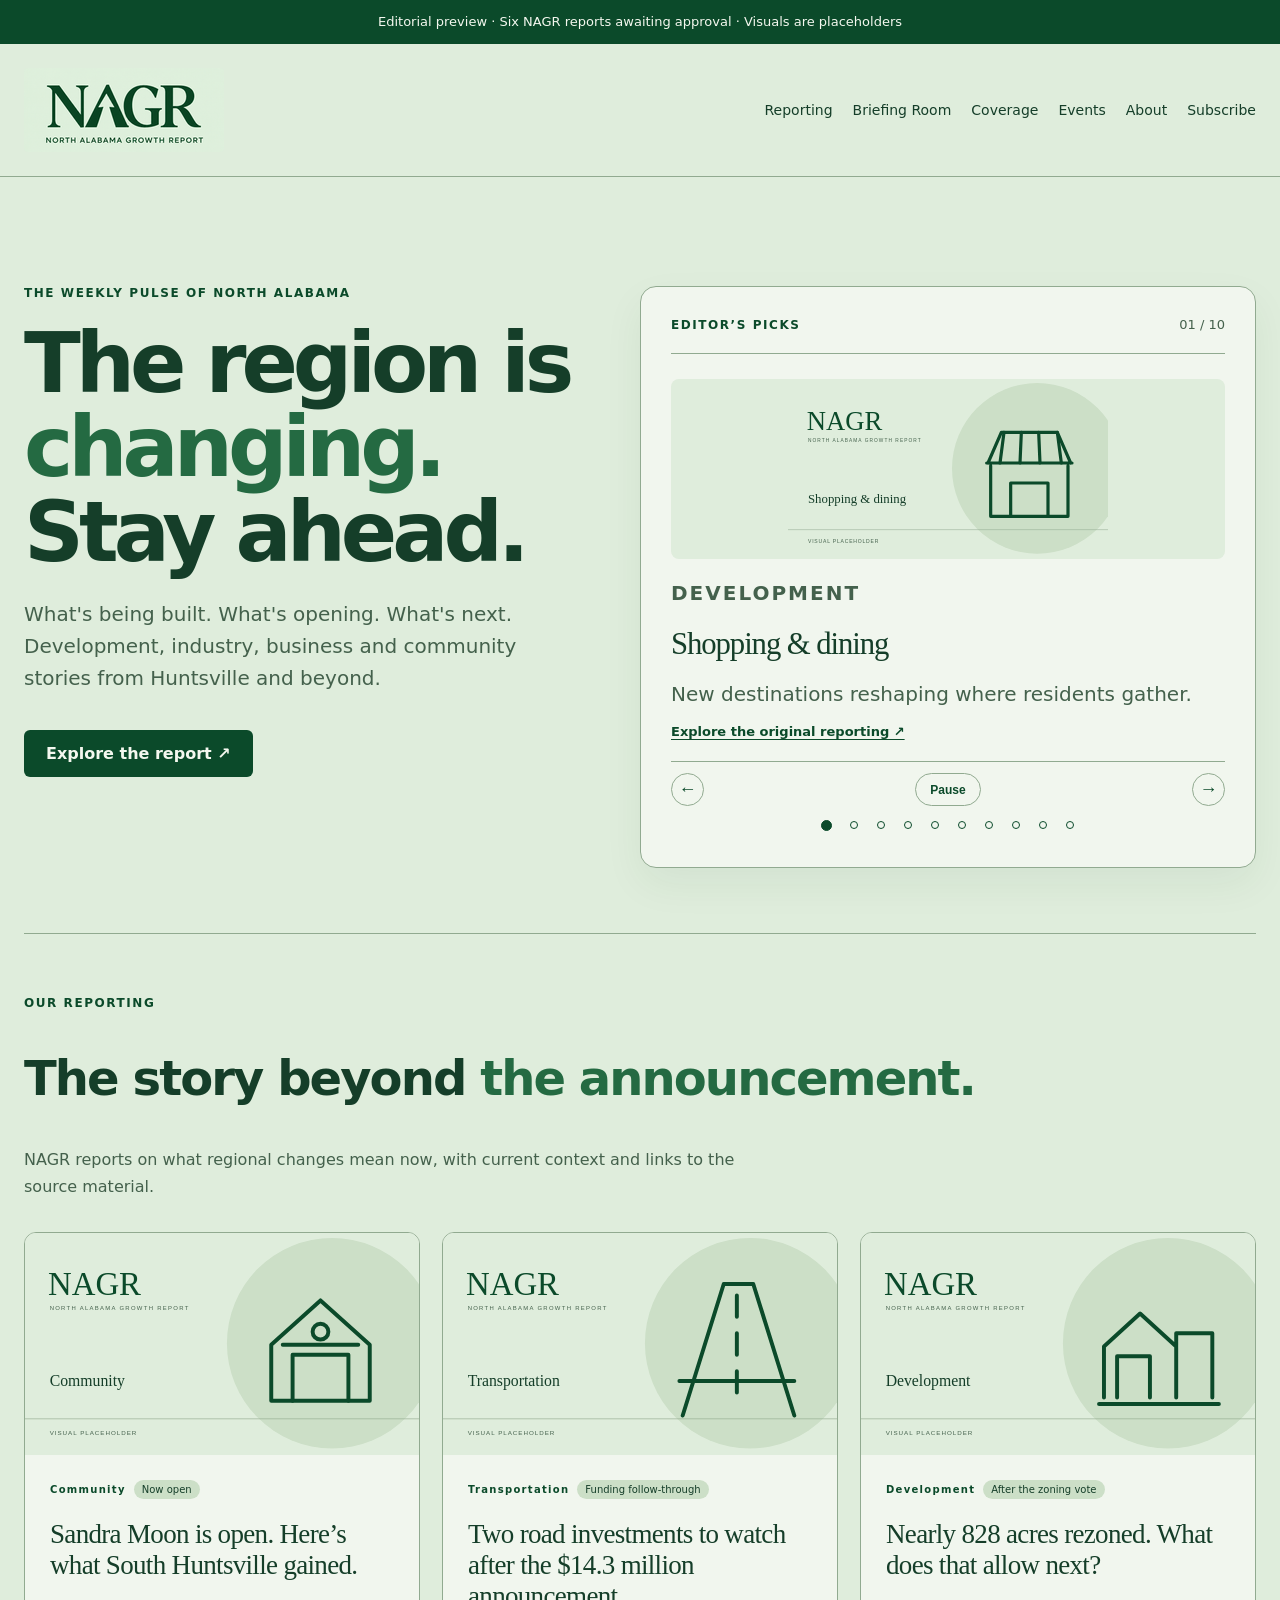
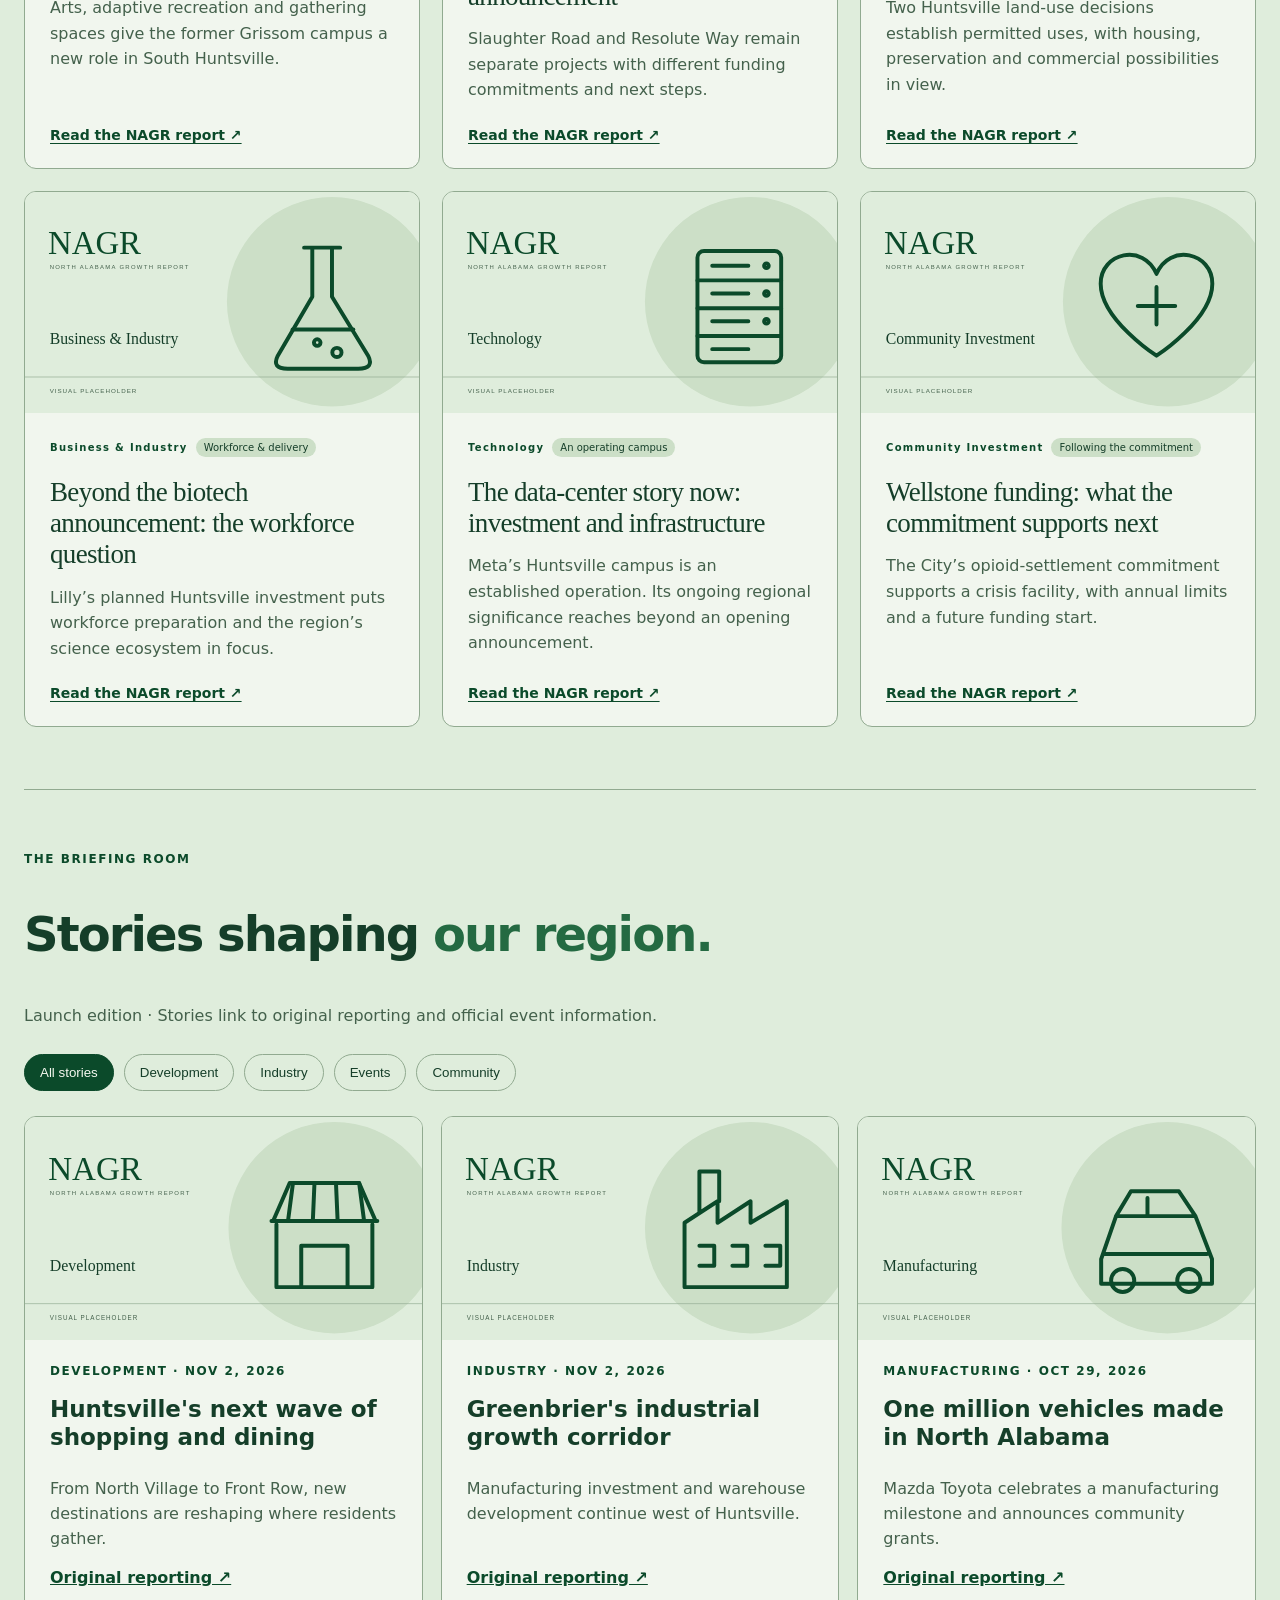
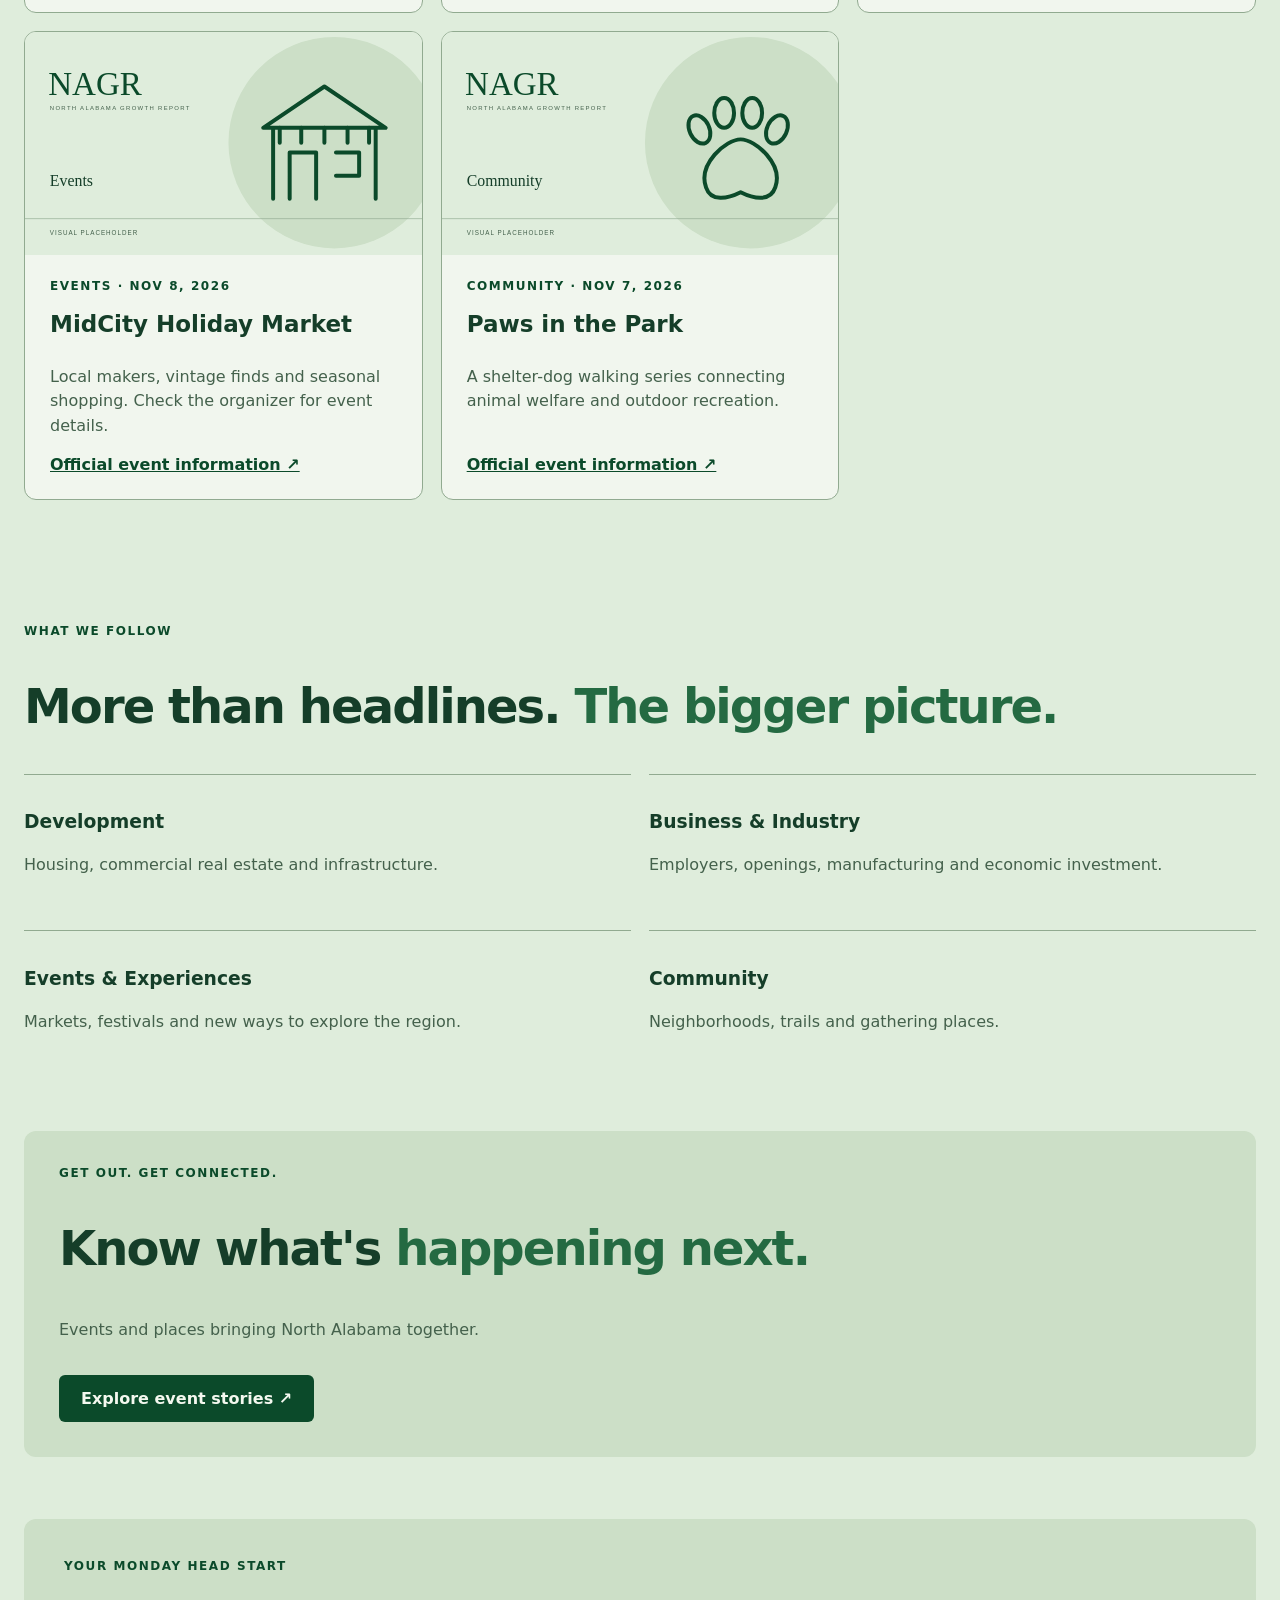
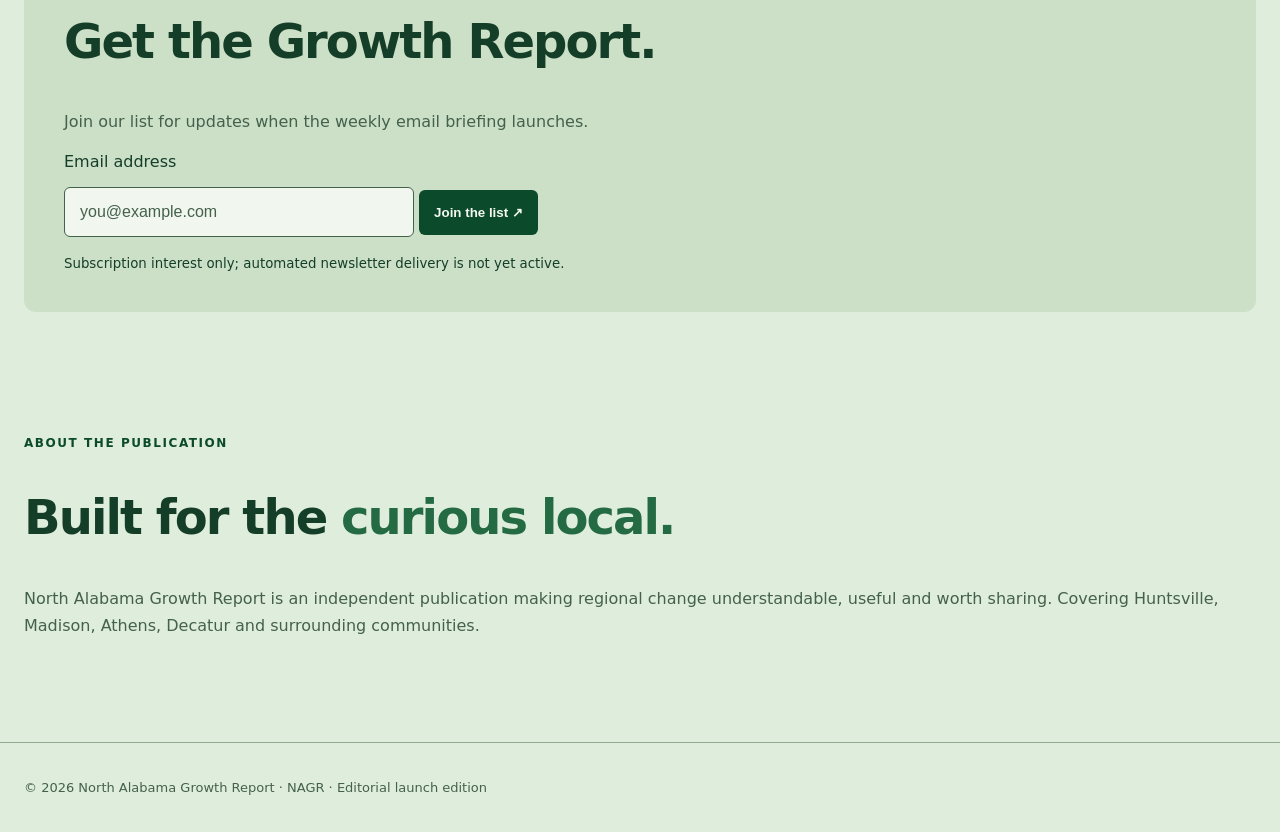
<file: index.html>
<!doctype html><html lang="en"><head><meta charset="utf-8"><meta name="viewport" content="width=device-width,initial-scale=1"><meta name="theme-color" content="#dfeddc"><meta name="description" content="North Alabama Growth Report: development, business, industry and events shaping Huntsville and North Alabama."><meta name="robots" content="noindex,nofollow"><title>North Alabama Growth Report | NAGR</title><link rel="canonical" href="https://north-alabama-growth-report.netlify.app/"><meta property="og:site_name" content="NAGR · North Alabama Growth Report"><meta property="og:title" content="North Alabama Growth Report | NAGR"><meta property="og:description" content="Development, business, industry and events shaping Huntsville and North Alabama."><meta property="og:image" content="https://north-alabama-growth-report.netlify.app/assets/nagr-logo.png"><meta property="og:image:alt" content="NAGR — North Alabama Growth Report"><meta property="og:type" content="website"><meta property="og:url" content="https://north-alabama-growth-report.netlify.app/"><link rel="stylesheet" href="/styles.css"></head><body><div class="preview-notice" role="note">Editorial preview · Six NAGR reports awaiting approval · Visuals are placeholders</div><header><a href="/" class="logo" aria-label="North Alabama Growth Report home"><img class="brand-mark" src="/assets/nagr-logo.png" alt="NAGR — North Alabama Growth Report" width="200" height="200"></a><button class="menu" id="menu" aria-controls="nav" aria-expanded="false">Menu ☰</button><nav id="nav"><a href="#reporting">Reporting</a><a href="#latest">Briefing Room</a><a href="#coverage">Coverage</a><a href="#events">Events</a><a href="#about">About</a><a href="#subscribe">Subscribe</a></nav></header><main><section class="hero"><div class="hero-intro"><div class="eyebrow">THE WEEKLY PULSE OF NORTH ALABAMA</div><h1>The region is<br><em>changing.</em><br>Stay ahead.</h1><p>What's being built. What's opening. What's next. Development, industry, business and community stories from Huntsville and beyond.</p><a class="btn" href="#reporting">Explore the report ↗</a></div><aside class="topic-carousel" data-topic-carousel role="region" aria-roledescription="carousel" aria-label="Editor’s Picks"><div class="topic-heading"><h2 class="eyebrow">Editor’s Picks</h2><span class="topic-counter" data-topic-counter aria-hidden="true">01 / 10</span></div><div class="topic-slides" data-topic-slides></div><div class="topic-fallback" data-topic-fallback><h3>Our regional watchlist</h3><p>Development, business, industry and community. Explore the topics shaping North Alabama.</p><a href="#coverage">Explore our coverage ↗</a></div><div class="topic-controls" data-topic-controls hidden><div class="topic-navigation"><button type="button" data-topic-prev aria-label="Previous topic">←</button><button type="button" class="topic-toggle" data-topic-toggle aria-label="Pause automatic topic rotation">Pause</button><button type="button" data-topic-next aria-label="Next topic">→</button></div><div class="topic-dots" data-topic-dots aria-label="Choose a topic"></div></div><p class="sr-only" data-topic-status role="status" aria-live="polite" aria-atomic="true"></p></aside></section><section id="reporting" class="section reporting-section"><div class="eyebrow">OUR REPORTING</div><h2>The story beyond <em>the announcement.</em></h2><p class="muted reporting-intro">NAGR reports on what regional changes mean now, with current context and links to the source material.</p><div class="report-grid"><article class="report-card"><a class="report-image-link" href="/reports/sandra-moon-community-complex.html" aria-label="Read Sandra Moon is open. Here’s what South Huntsville gained."><img class="report-thumbnail" src="/assets/placeholders/sandra-moon-community-complex.svg" alt="" width="1200" height="675" loading="lazy" decoding="async"></a><div class="report-card-body"><div class="report-kicker"><span class="tag">Community</span><span class="report-angle">Now open</span></div><h3><a href="/reports/sandra-moon-community-complex.html">Sandra Moon is open. Here’s what South Huntsville gained.</a></h3><p>Arts, adaptive recreation and gathering spaces give the former Grissom campus a new role in South Huntsville.</p><a class="report-read" href="/reports/sandra-moon-community-complex.html" aria-label="Read the NAGR report: Sandra Moon is open. Here’s what South Huntsville gained.">Read the NAGR report ↗</a></div></article><article class="report-card"><a class="report-image-link" href="/reports/slaughter-road-resolute-way-funding.html" aria-label="Read Two road investments to watch after the $14.3 million announcement"><img class="report-thumbnail" src="/assets/placeholders/slaughter-road-resolute-way-funding.svg" alt="" width="1200" height="675" loading="lazy" decoding="async"></a><div class="report-card-body"><div class="report-kicker"><span class="tag">Transportation</span><span class="report-angle">Funding follow-through</span></div><h3><a href="/reports/slaughter-road-resolute-way-funding.html">Two road investments to watch after the $14.3 million announcement</a></h3><p>Slaughter Road and Resolute Way remain separate projects with different funding commitments and next steps.</p><a class="report-read" href="/reports/slaughter-road-resolute-way-funding.html" aria-label="Read the NAGR report: Two road investments to watch after the $14.3 million announcement">Read the NAGR report ↗</a></div></article><article class="report-card"><a class="report-image-link" href="/reports/huntsville-zoning-828-acres.html" aria-label="Read Nearly 828 acres rezoned. What does that allow next?"><img class="report-thumbnail" src="/assets/placeholders/huntsville-zoning-828-acres.svg" alt="" width="1200" height="675" loading="lazy" decoding="async"></a><div class="report-card-body"><div class="report-kicker"><span class="tag">Development</span><span class="report-angle">After the zoning vote</span></div><h3><a href="/reports/huntsville-zoning-828-acres.html">Nearly 828 acres rezoned. What does that allow next?</a></h3><p>Two Huntsville land-use decisions establish permitted uses, with housing, preservation and commercial possibilities in view.</p><a class="report-read" href="/reports/huntsville-zoning-828-acres.html" aria-label="Read the NAGR report: Nearly 828 acres rezoned. What does that allow next?">Read the NAGR report ↗</a></div></article><article class="report-card"><a class="report-image-link" href="/reports/huntsville-biotech-workforce.html" aria-label="Read Beyond the biotech announcement: the workforce question"><img class="report-thumbnail" src="/assets/placeholders/huntsville-biotech-workforce.svg" alt="" width="1200" height="675" loading="lazy" decoding="async"></a><div class="report-card-body"><div class="report-kicker"><span class="tag">Business &amp; Industry</span><span class="report-angle">Workforce &amp; delivery</span></div><h3><a href="/reports/huntsville-biotech-workforce.html">Beyond the biotech announcement: the workforce question</a></h3><p>Lilly’s planned Huntsville investment puts workforce preparation and the region’s science ecosystem in focus.</p><a class="report-read" href="/reports/huntsville-biotech-workforce.html" aria-label="Read the NAGR report: Beyond the biotech announcement: the workforce question">Read the NAGR report ↗</a></div></article><article class="report-card"><a class="report-image-link" href="/reports/huntsville-data-center-infrastructure.html" aria-label="Read The data-center story now: investment and infrastructure"><img class="report-thumbnail" src="/assets/placeholders/huntsville-data-center-infrastructure.svg" alt="" width="1200" height="675" loading="lazy" decoding="async"></a><div class="report-card-body"><div class="report-kicker"><span class="tag">Technology</span><span class="report-angle">An operating campus</span></div><h3><a href="/reports/huntsville-data-center-infrastructure.html">The data-center story now: investment and infrastructure</a></h3><p>Meta’s Huntsville campus is an established operation. Its ongoing regional significance reaches beyond an opening announcement.</p><a class="report-read" href="/reports/huntsville-data-center-infrastructure.html" aria-label="Read the NAGR report: The data-center story now: investment and infrastructure">Read the NAGR report ↗</a></div></article><article class="report-card"><a class="report-image-link" href="/reports/wellstone-crisis-facility-funding.html" aria-label="Read Wellstone funding: what the commitment supports next"><img class="report-thumbnail" src="/assets/placeholders/wellstone-crisis-facility-funding.svg" alt="" width="1200" height="675" loading="lazy" decoding="async"></a><div class="report-card-body"><div class="report-kicker"><span class="tag">Community Investment</span><span class="report-angle">Following the commitment</span></div><h3><a href="/reports/wellstone-crisis-facility-funding.html">Wellstone funding: what the commitment supports next</a></h3><p>The City’s opioid-settlement commitment supports a crisis facility, with annual limits and a future funding start.</p><a class="report-read" href="/reports/wellstone-crisis-facility-funding.html" aria-label="Read the NAGR report: Wellstone funding: what the commitment supports next">Read the NAGR report ↗</a></div></article></div></section><section id="latest" class="section"><div class="eyebrow">THE BRIEFING ROOM</div><h2>Stories shaping <em>our region.</em></h2><p class="muted">Launch edition · Stories link to original reporting and official event information.</p><div class="filters" aria-label="Filter stories"><button class="active" data-filter="all">All stories</button><button data-filter="development">Development</button><button data-filter="industry">Industry</button><button data-filter="events">Events</button><button data-filter="community">Community</button></div><div class="grid"><article class="story" data-category="development"><img class="story-thumbnail" src="/assets/placeholders/shopping-dining.svg" alt="" width="1200" height="675" loading="lazy" decoding="async"><span class="tag">DEVELOPMENT · NOV 2, 2026</span><h3>Huntsville's next wave of shopping and dining</h3><p>From North Village to Front Row, new destinations are reshaping where residents gather.</p><a href="https://huntsvillebusinessjournal.com/news/2026/11/02/whats-driving-huntsvilles-retail-growth-developers-reveal-local-areas-to-watch/" target="_blank" rel="noopener noreferrer">Original reporting ↗</a></article><article class="story" data-category="industry"><img class="story-thumbnail" src="/assets/placeholders/greenbrier-industry.svg" alt="" width="1200" height="675" loading="lazy" decoding="async"><span class="tag">INDUSTRY · NOV 2, 2026</span><h3>Greenbrier's industrial growth corridor</h3><p>Manufacturing investment and warehouse development continue west of Huntsville.</p><a href="https://huntsvillebusinessjournal.com/news/2026/11/02/defense-pharma-and-tech-sectors-drive-huntsvilles-industrial-demand-as-greenbrier-leads-new-construction/" target="_blank" rel="noopener noreferrer">Original reporting ↗</a></article><article class="story" data-category="industry"><img class="story-thumbnail" src="/assets/placeholders/vehicle-manufacturing.svg" alt="" width="1200" height="675" loading="lazy" decoding="async"><span class="tag">MANUFACTURING · OCT 29, 2026</span><h3>One million vehicles made in North Alabama</h3><p>Mazda Toyota celebrates a manufacturing milestone and announces community grants.</p><a href="https://huntsvillebusinessjournal.com/news/2026/10/29/thanks-a-million-mazda-toyota-celebrates-milestone-by-giving-back-to-community/" target="_blank" rel="noopener noreferrer">Original reporting ↗</a></article><article class="story" data-category="events"><img class="story-thumbnail" src="/assets/placeholders/holiday-market.svg" alt="" width="1200" height="675" loading="lazy" decoding="async"><span class="tag">EVENTS · NOV 8, 2026</span><h3>MidCity Holiday Market</h3><p>Local makers, vintage finds and seasonal shopping. Check the organizer for event details.</p><a href="https://www.midcitydistrict.com/holidaymarket" target="_blank" rel="noopener noreferrer">Official event information ↗</a></article><article class="story" data-category="community"><img class="story-thumbnail" src="/assets/placeholders/paws-in-the-park.svg" alt="" width="1200" height="675" loading="lazy" decoding="async"><span class="tag">COMMUNITY · NOV 7, 2026</span><h3>Paws in the Park</h3><p>A shelter-dog walking series connecting animal welfare and outdoor recreation.</p><a href="https://www.huntsvilleal.gov/huntsville-animal-services-launches-new-paws-in-the-park-outdoor-event-series/" target="_blank" rel="noopener noreferrer">Official event information ↗</a></article></div></section><section id="coverage" class="section"><div class="eyebrow">WHAT WE FOLLOW</div><h2>More than headlines. <em>The bigger picture.</em></h2><div class="coverage"><div><h3>Development</h3><p class="muted">Housing, commercial real estate and infrastructure.</p></div><div><h3>Business & Industry</h3><p class="muted">Employers, openings, manufacturing and economic investment.</p></div><div><h3>Events & Experiences</h3><p class="muted">Markets, festivals and new ways to explore the region.</p></div><div><h3>Community</h3><p class="muted">Neighborhoods, trails and gathering places.</p></div></div></section><section class="section feature" id="events"><div class="eyebrow">GET OUT. GET CONNECTED.</div><h2>Know what's <em>happening next.</em></h2><p class="muted">Events and places bringing North Alabama together.</p><a class="btn" href="#latest">Explore event stories ↗</a></section><section class="section" id="subscribe"><div class="subscribe"><div class="eyebrow">YOUR MONDAY HEAD START</div><h2>Get the Growth Report.</h2><p class="muted">Join our list for updates when the weekly email briefing launches.</p><form name="growth-report-newsletter" method="POST" data-netlify="true" action="/thanks.html"><input type="hidden" name="form-name" value="growth-report-newsletter"><label for="email">Email address</label><p><input id="email" name="email" type="email" placeholder="you@example.com" autocomplete="email" required> <button type="submit">Join the list ↗</button></p><small>Subscription interest only; automated newsletter delivery is not yet active.</small></form></div></section><section class="section" id="about"><div class="eyebrow">ABOUT THE PUBLICATION</div><h2>Built for the <em>curious local.</em></h2><p class="muted">North Alabama Growth Report is an independent publication making regional change understandable, useful and worth sharing. Covering Huntsville, Madison, Athens, Decatur and surrounding communities.</p></section></main><footer><p>© <span id="year">2026</span> North Alabama Growth Report · NAGR · Editorial launch edition</p></footer><script src="/script.js" defer></script><script type="module" src="/topic-carousel.mjs"></script></body></html>
</file>
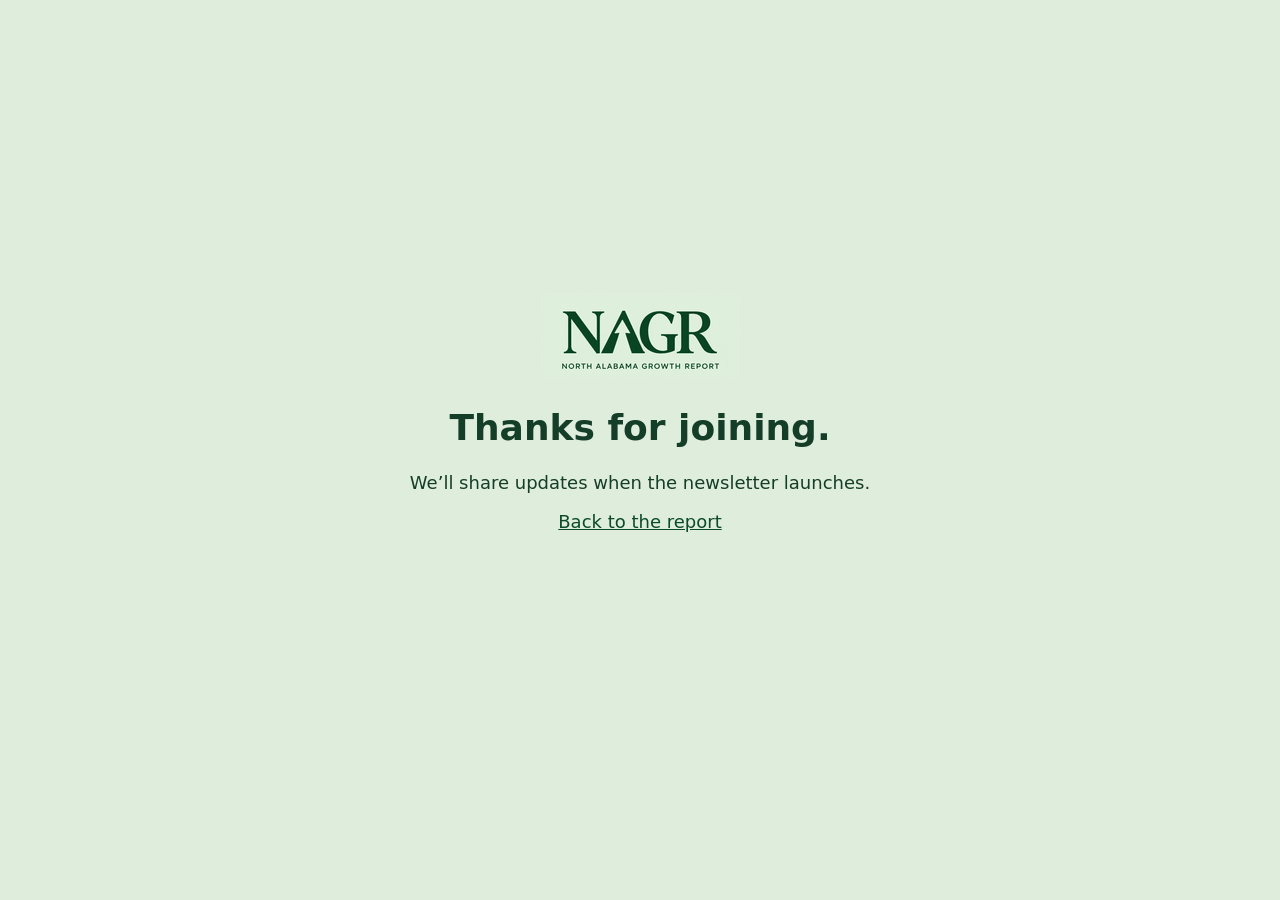
<file: thanks.html>
<!doctype html><html lang="en"><meta charset="utf-8"><meta name="viewport" content="width=device-width,initial-scale=1"><title>Thank you | NAGR · North Alabama Growth Report</title><meta name="robots" content="noindex,follow"><body style="background:#dfeddc;color:#153e29;font:18px system-ui;min-height:90vh;display:grid;place-items:center;text-align:center"><main><a href="/" aria-label="North Alabama Growth Report home"><img src="/assets/nagr-logo.png" alt="NAGR — North Alabama Growth Report" width="200" height="84" style="object-fit:cover;border-radius:4px;max-width:100%"></a><h1>Thanks for joining.</h1><p>We’ll share updates when the newsletter launches.</p><a style="color:#0b4a2a" href="/">Back to the report</a></main></body></html>
</file>
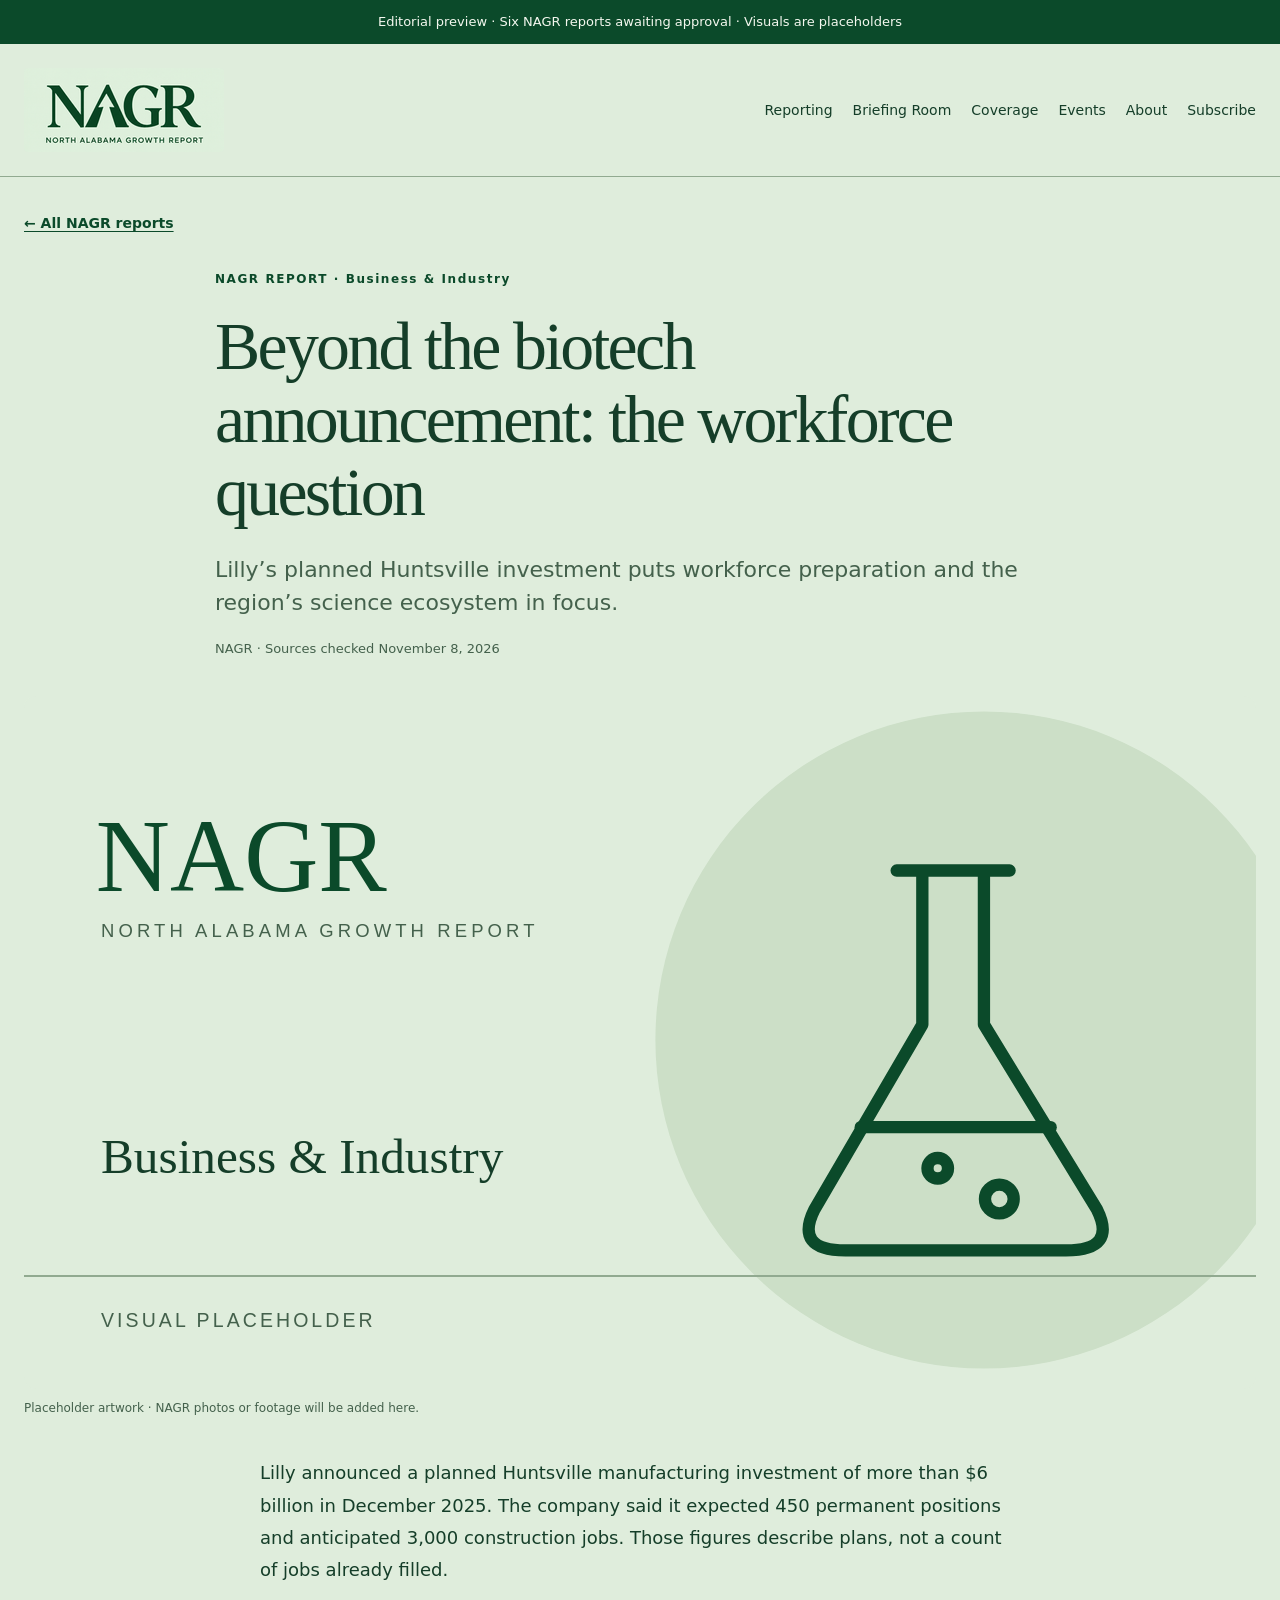
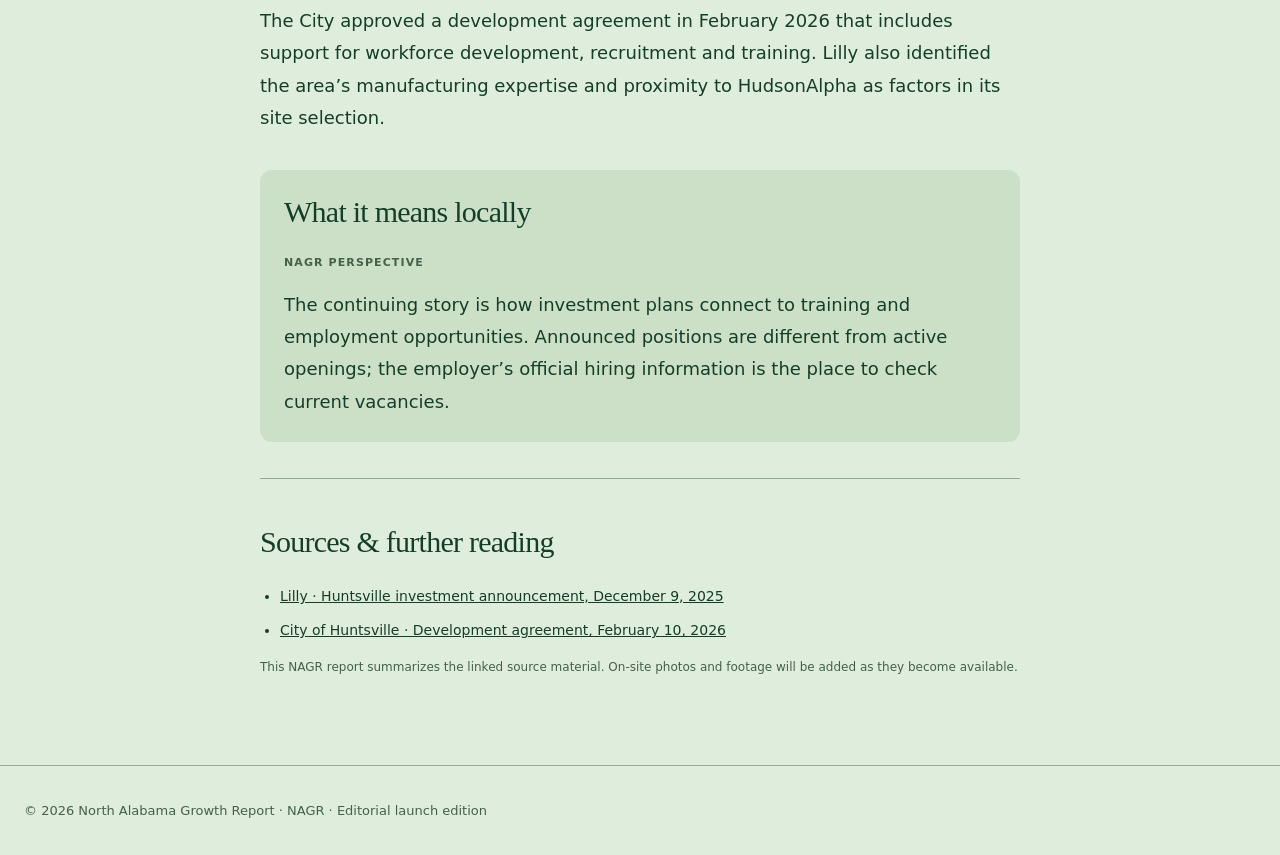
<file: reports/huntsville-biotech-workforce.html>
<!doctype html><html lang="en"><head><meta charset="utf-8"><meta name="viewport" content="width=device-width,initial-scale=1"><meta name="theme-color" content="#dfeddc"><meta name="robots" content="noindex,nofollow"><meta name="description" content="Lilly’s planned Huntsville investment puts workforce preparation and the region’s science ecosystem in focus."><title>Beyond the biotech announcement: the workforce question | NAGR</title><link rel="stylesheet" href="/styles.css"></head><body><div class="preview-notice" role="note">Editorial preview · Six NAGR reports awaiting approval · Visuals are placeholders</div><header><a href="/" class="logo" aria-label="North Alabama Growth Report home"><img class="brand-mark" src="/assets/nagr-logo.png" alt="NAGR — North Alabama Growth Report" width="200" height="200"></a><button class="menu" id="menu" aria-controls="nav" aria-expanded="false">Menu ☰</button><nav id="nav"><a href="/#reporting">Reporting</a><a href="/#latest">Briefing Room</a><a href="/#coverage">Coverage</a><a href="/#events">Events</a><a href="/#about">About</a><a href="/#subscribe">Subscribe</a></nav></header><main class="report-page"><a class="report-back" href="/#reporting">← All NAGR reports</a><article><header class="report-header"><p class="eyebrow">NAGR REPORT · Business &amp; Industry</p><h1>Beyond the biotech announcement: the workforce question</h1><p class="report-deck">Lilly’s planned Huntsville investment puts workforce preparation and the region’s science ecosystem in focus.</p><p class="report-byline">NAGR · Sources checked <time datetime="2026-11-08">November 8, 2026</time></p></header><figure class="report-visual"><img src="/assets/placeholders/huntsville-biotech-workforce.svg" alt="" width="1200" height="675"><figcaption>Placeholder artwork · NAGR photos or footage will be added here.</figcaption></figure><div class="report-copy"><p>Lilly announced a planned Huntsville manufacturing investment of more than $6 billion in December 2025. The company said it expected 450 permanent positions and anticipated 3,000 construction jobs. Those figures describe plans, not a count of jobs already filled.</p><p>The City approved a development agreement in February 2026 that includes support for workforce development, recruitment and training. Lilly also identified the area’s manufacturing expertise and proximity to HudsonAlpha as factors in its site selection.</p><section class="report-perspective"><h2>What it means locally</h2><p class="report-perspective-label">NAGR perspective</p><p>The continuing story is how investment plans connect to training and employment opportunities. Announced positions are different from active openings; the employer’s official hiring information is the place to check current vacancies.</p></section><section class="report-sources"><h2>Sources & further reading</h2><ul><li><a href="https://investor.lilly.com/news-releases/news-release-details/lilly-build-6-billion-facility-manufacture-active-pharmaceutical" target="_blank" rel="noopener noreferrer">Lilly · Huntsville investment announcement, December 9, 2025</a></li><li><a href="https://www.huntsvilleal.gov/huntsville-city-council-to-vote-on-eli-lilly-project-development-agreement/" target="_blank" rel="noopener noreferrer">City of Huntsville · Development agreement, February 10, 2026</a></li></ul><p class="report-attribution">This NAGR report summarizes the linked source material. On-site photos and footage will be added as they become available.</p></section></div></article></main><footer><p>© <span id="year">2026</span> North Alabama Growth Report · NAGR · Editorial launch edition</p></footer><script src="/script.js" defer></script></body></html>
</file>
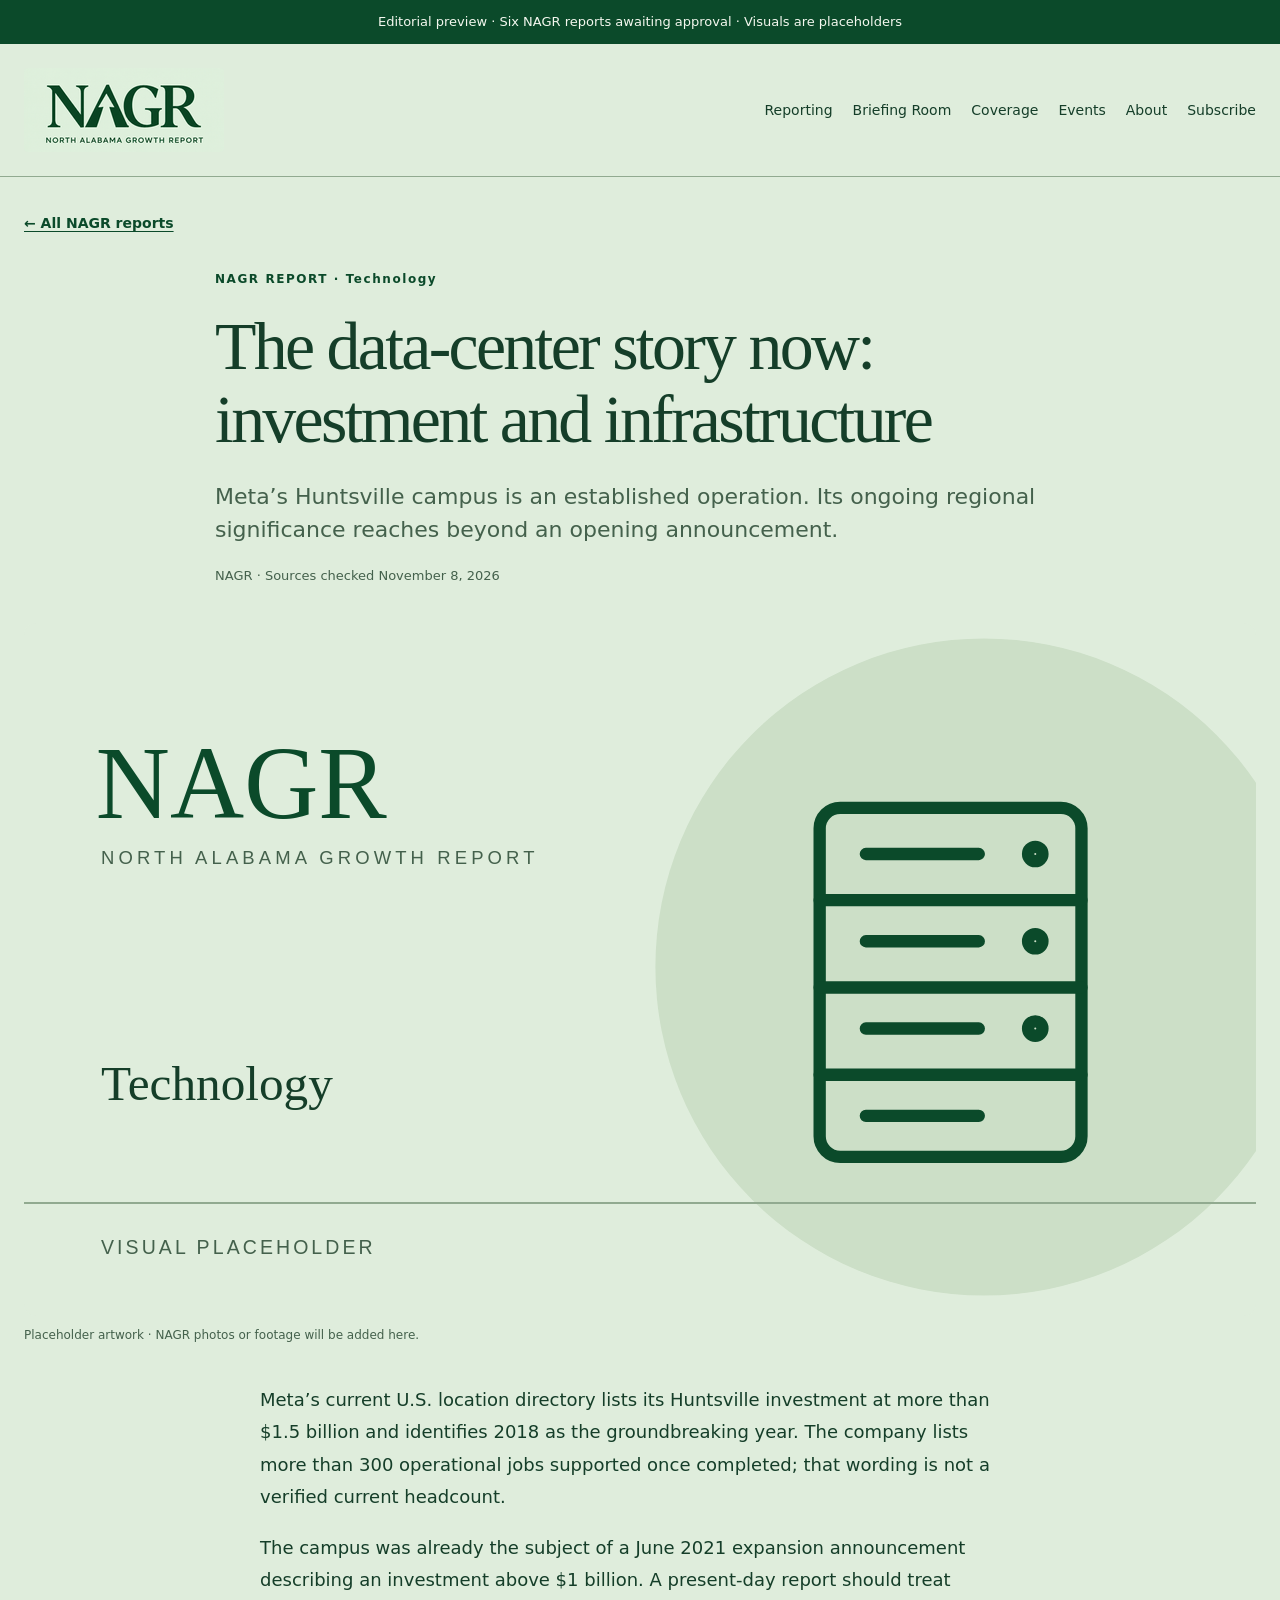
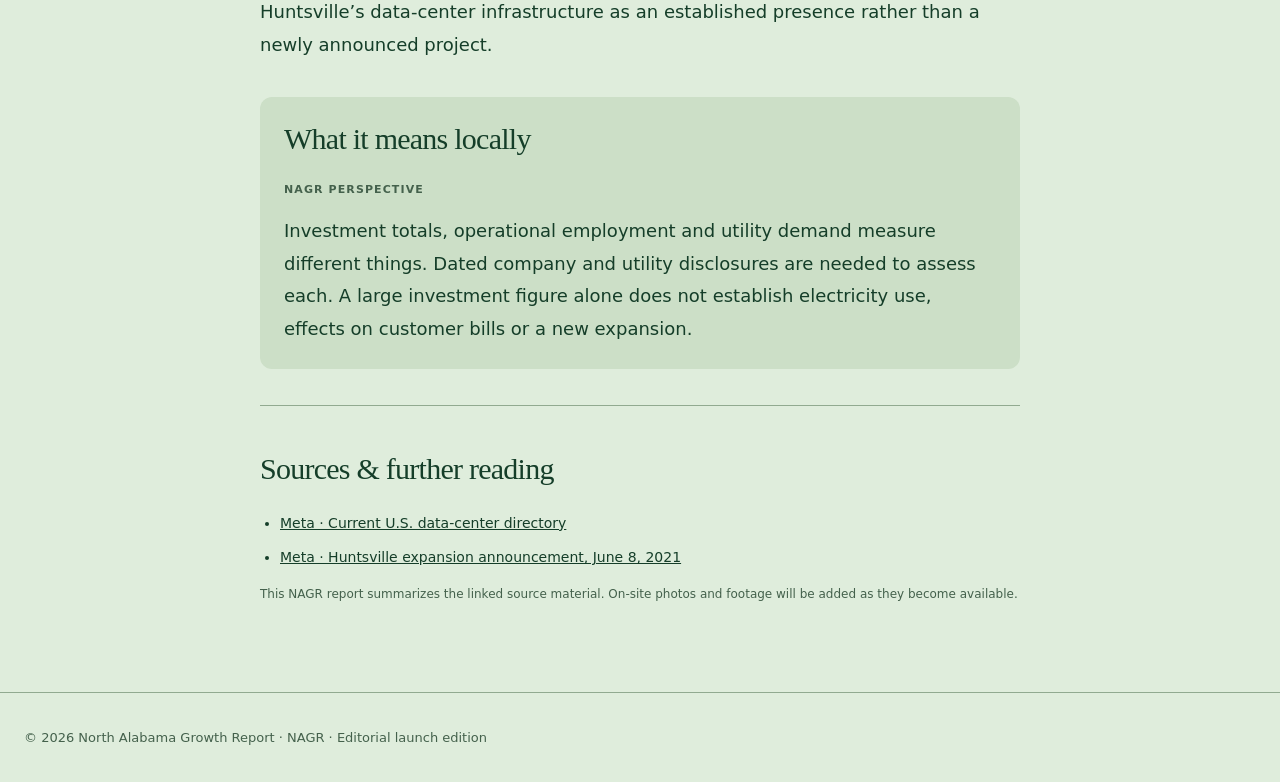
<file: reports/huntsville-data-center-infrastructure.html>
<!doctype html><html lang="en"><head><meta charset="utf-8"><meta name="viewport" content="width=device-width,initial-scale=1"><meta name="theme-color" content="#dfeddc"><meta name="robots" content="noindex,nofollow"><meta name="description" content="Meta’s Huntsville campus is an established operation. Its ongoing regional significance reaches beyond an opening announcement."><title>The data-center story now: investment and infrastructure | NAGR</title><link rel="stylesheet" href="/styles.css"></head><body><div class="preview-notice" role="note">Editorial preview · Six NAGR reports awaiting approval · Visuals are placeholders</div><header><a href="/" class="logo" aria-label="North Alabama Growth Report home"><img class="brand-mark" src="/assets/nagr-logo.png" alt="NAGR — North Alabama Growth Report" width="200" height="200"></a><button class="menu" id="menu" aria-controls="nav" aria-expanded="false">Menu ☰</button><nav id="nav"><a href="/#reporting">Reporting</a><a href="/#latest">Briefing Room</a><a href="/#coverage">Coverage</a><a href="/#events">Events</a><a href="/#about">About</a><a href="/#subscribe">Subscribe</a></nav></header><main class="report-page"><a class="report-back" href="/#reporting">← All NAGR reports</a><article><header class="report-header"><p class="eyebrow">NAGR REPORT · Technology</p><h1>The data-center story now: investment and infrastructure</h1><p class="report-deck">Meta’s Huntsville campus is an established operation. Its ongoing regional significance reaches beyond an opening announcement.</p><p class="report-byline">NAGR · Sources checked <time datetime="2026-11-08">November 8, 2026</time></p></header><figure class="report-visual"><img src="/assets/placeholders/huntsville-data-center-infrastructure.svg" alt="" width="1200" height="675"><figcaption>Placeholder artwork · NAGR photos or footage will be added here.</figcaption></figure><div class="report-copy"><p>Meta’s current U.S. location directory lists its Huntsville investment at more than $1.5 billion and identifies 2018 as the groundbreaking year. The company lists more than 300 operational jobs supported once completed; that wording is not a verified current headcount.</p><p>The campus was already the subject of a June 2021 expansion announcement describing an investment above $1 billion. A present-day report should treat Huntsville’s data-center infrastructure as an established presence rather than a newly announced project.</p><section class="report-perspective"><h2>What it means locally</h2><p class="report-perspective-label">NAGR perspective</p><p>Investment totals, operational employment and utility demand measure different things. Dated company and utility disclosures are needed to assess each. A large investment figure alone does not establish electricity use, effects on customer bills or a new expansion.</p></section><section class="report-sources"><h2>Sources & further reading</h2><ul><li><a href="https://datacenters.atmeta.com/us-locations/" target="_blank" rel="noopener noreferrer">Meta · Current U.S. data-center directory</a></li><li><a href="https://datacenters.atmeta.com/2021/06/we-are-continuing-to-build-at-facebooks-huntsville-data-center/" target="_blank" rel="noopener noreferrer">Meta · Huntsville expansion announcement, June 8, 2021</a></li></ul><p class="report-attribution">This NAGR report summarizes the linked source material. On-site photos and footage will be added as they become available.</p></section></div></article></main><footer><p>© <span id="year">2026</span> North Alabama Growth Report · NAGR · Editorial launch edition</p></footer><script src="/script.js" defer></script></body></html>
</file>
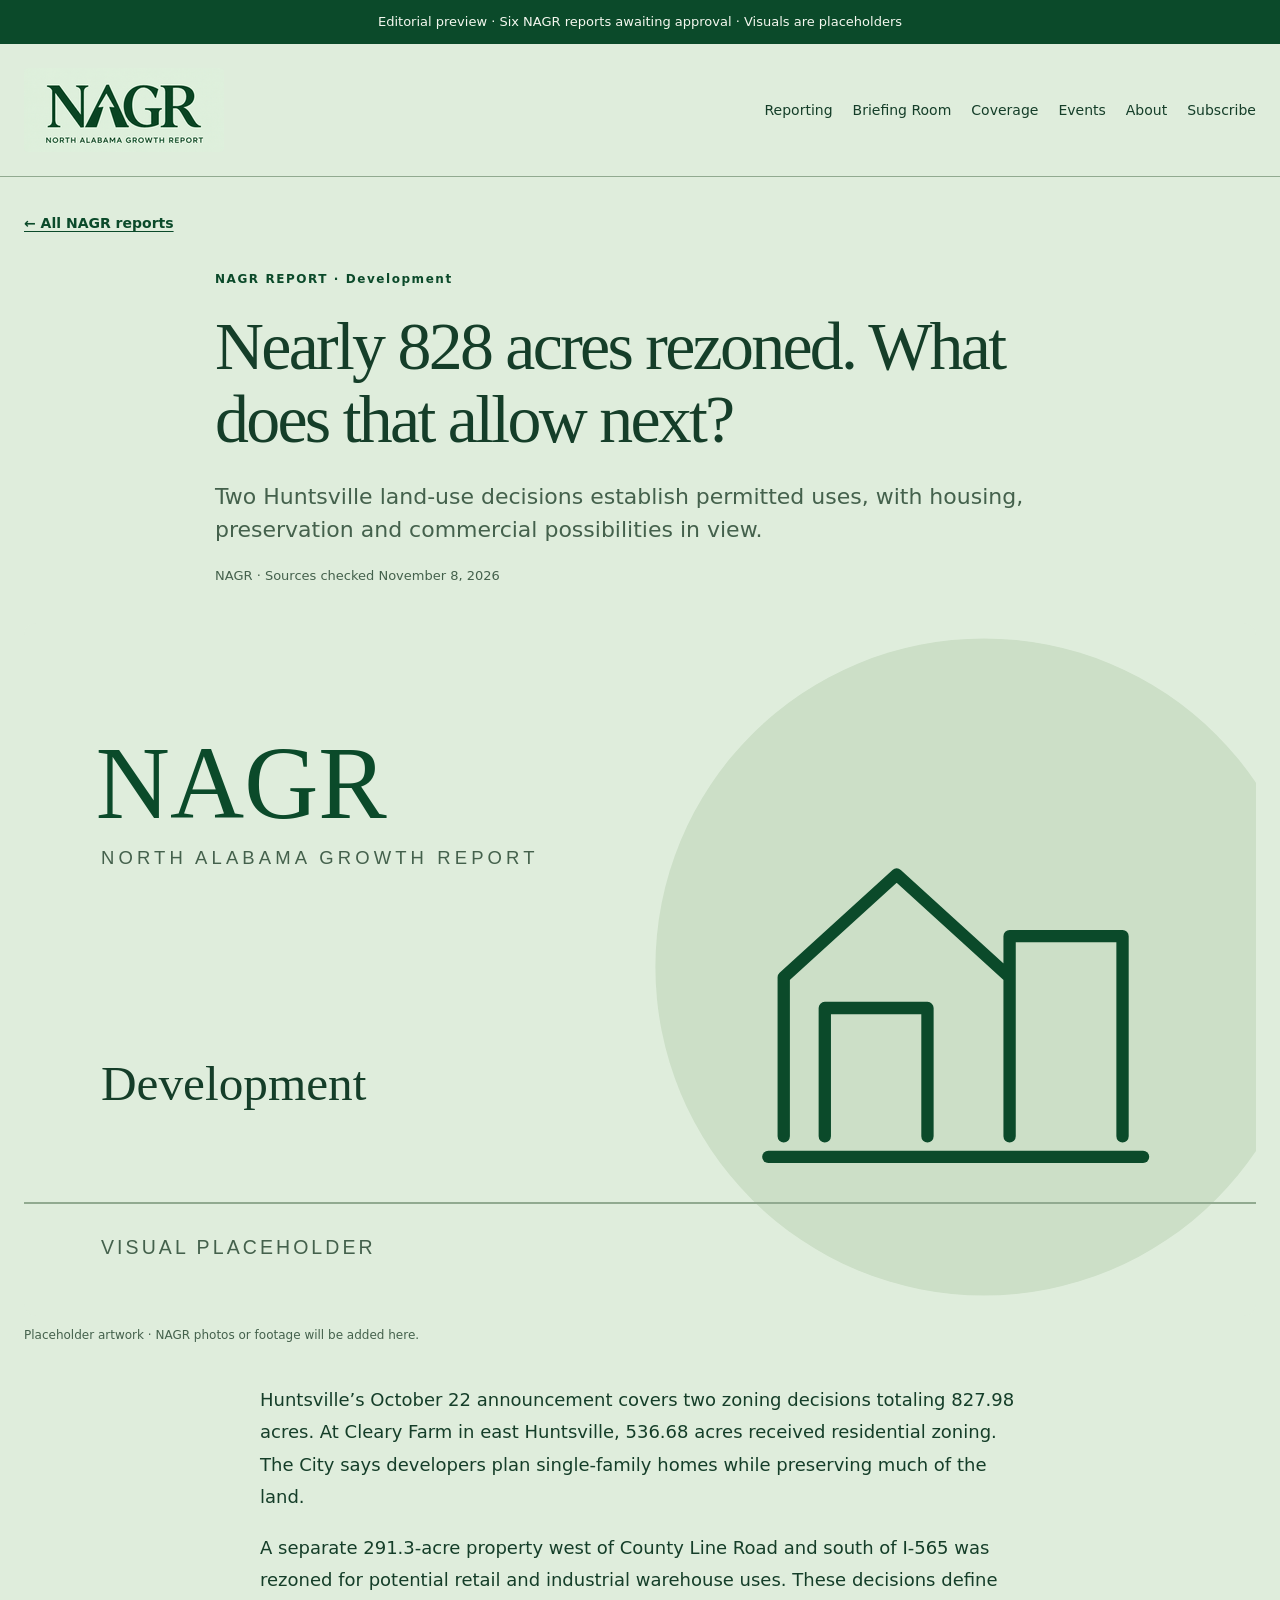
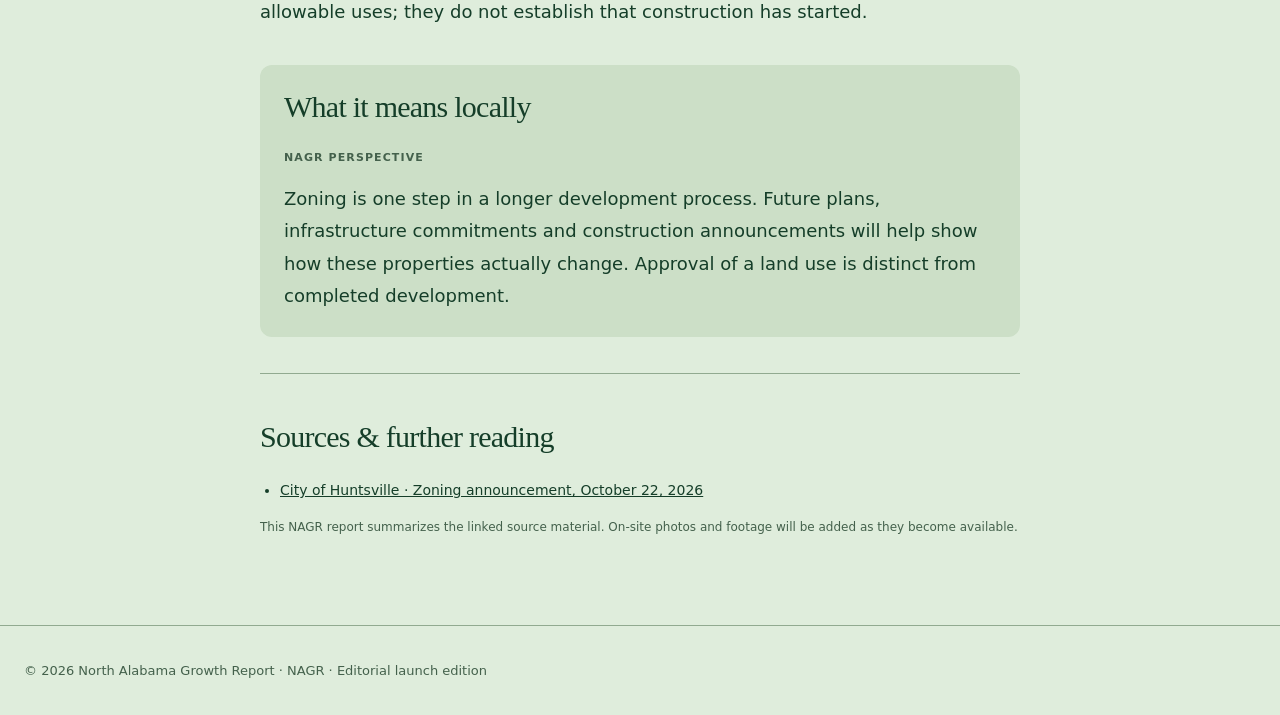
<file: reports/huntsville-zoning-828-acres.html>
<!doctype html><html lang="en"><head><meta charset="utf-8"><meta name="viewport" content="width=device-width,initial-scale=1"><meta name="theme-color" content="#dfeddc"><meta name="robots" content="noindex,nofollow"><meta name="description" content="Two Huntsville land-use decisions establish permitted uses, with housing, preservation and commercial possibilities in view."><title>Nearly 828 acres rezoned. What does that allow next? | NAGR</title><link rel="stylesheet" href="/styles.css"></head><body><div class="preview-notice" role="note">Editorial preview · Six NAGR reports awaiting approval · Visuals are placeholders</div><header><a href="/" class="logo" aria-label="North Alabama Growth Report home"><img class="brand-mark" src="/assets/nagr-logo.png" alt="NAGR — North Alabama Growth Report" width="200" height="200"></a><button class="menu" id="menu" aria-controls="nav" aria-expanded="false">Menu ☰</button><nav id="nav"><a href="/#reporting">Reporting</a><a href="/#latest">Briefing Room</a><a href="/#coverage">Coverage</a><a href="/#events">Events</a><a href="/#about">About</a><a href="/#subscribe">Subscribe</a></nav></header><main class="report-page"><a class="report-back" href="/#reporting">← All NAGR reports</a><article><header class="report-header"><p class="eyebrow">NAGR REPORT · Development</p><h1>Nearly 828 acres rezoned. What does that allow next?</h1><p class="report-deck">Two Huntsville land-use decisions establish permitted uses, with housing, preservation and commercial possibilities in view.</p><p class="report-byline">NAGR · Sources checked <time datetime="2026-11-08">November 8, 2026</time></p></header><figure class="report-visual"><img src="/assets/placeholders/huntsville-zoning-828-acres.svg" alt="" width="1200" height="675"><figcaption>Placeholder artwork · NAGR photos or footage will be added here.</figcaption></figure><div class="report-copy"><p>Huntsville’s October 22 announcement covers two zoning decisions totaling 827.98 acres. At Cleary Farm in east Huntsville, 536.68 acres received residential zoning. The City says developers plan single-family homes while preserving much of the land.</p><p>A separate 291.3-acre property west of County Line Road and south of I-565 was rezoned for potential retail and industrial warehouse uses. These decisions define allowable uses; they do not establish that construction has started.</p><section class="report-perspective"><h2>What it means locally</h2><p class="report-perspective-label">NAGR perspective</p><p>Zoning is one step in a longer development process. Future plans, infrastructure commitments and construction announcements will help show how these properties actually change. Approval of a land use is distinct from completed development.</p></section><section class="report-sources"><h2>Sources & further reading</h2><ul><li><a href="https://www.huntsvilleal.gov/city-of-huntsville-sets-zoning-for-2-large-acreages/" target="_blank" rel="noopener noreferrer">City of Huntsville · Zoning announcement, October 22, 2026</a></li></ul><p class="report-attribution">This NAGR report summarizes the linked source material. On-site photos and footage will be added as they become available.</p></section></div></article></main><footer><p>© <span id="year">2026</span> North Alabama Growth Report · NAGR · Editorial launch edition</p></footer><script src="/script.js" defer></script></body></html>
</file>
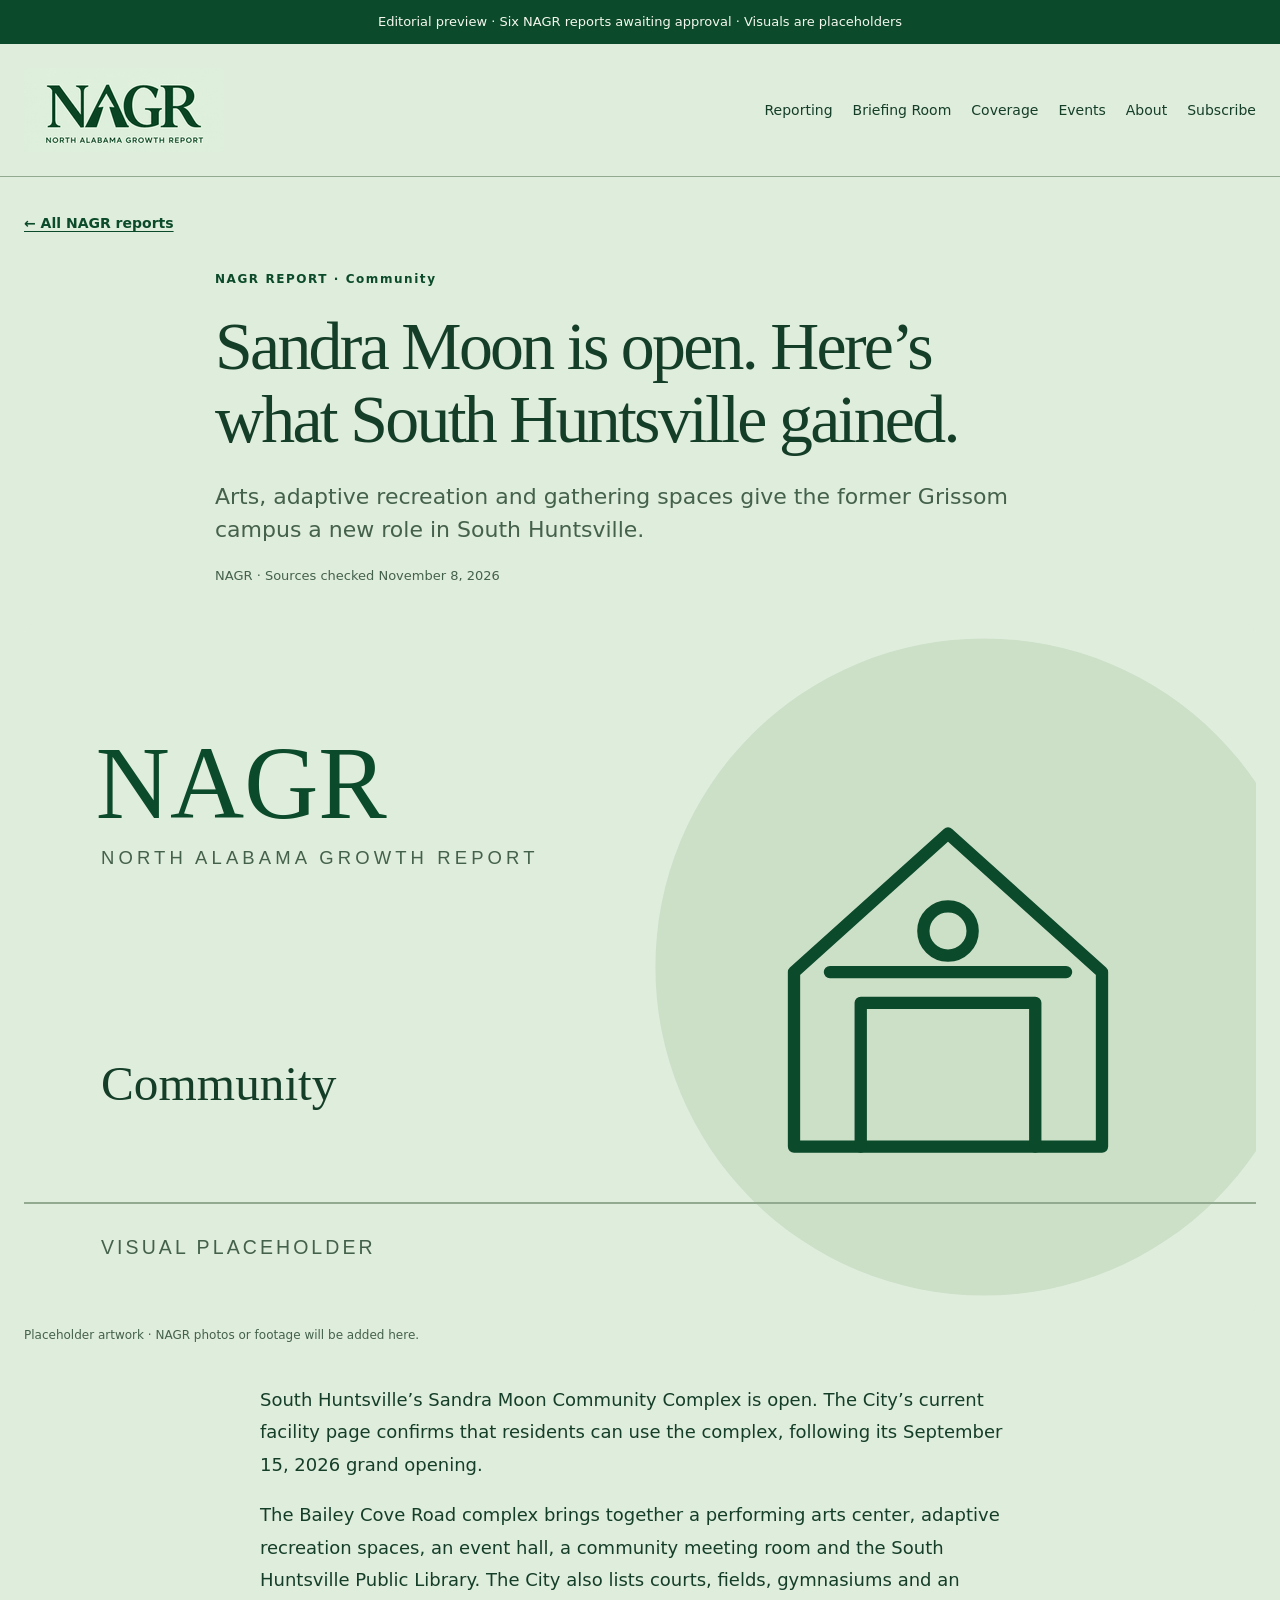
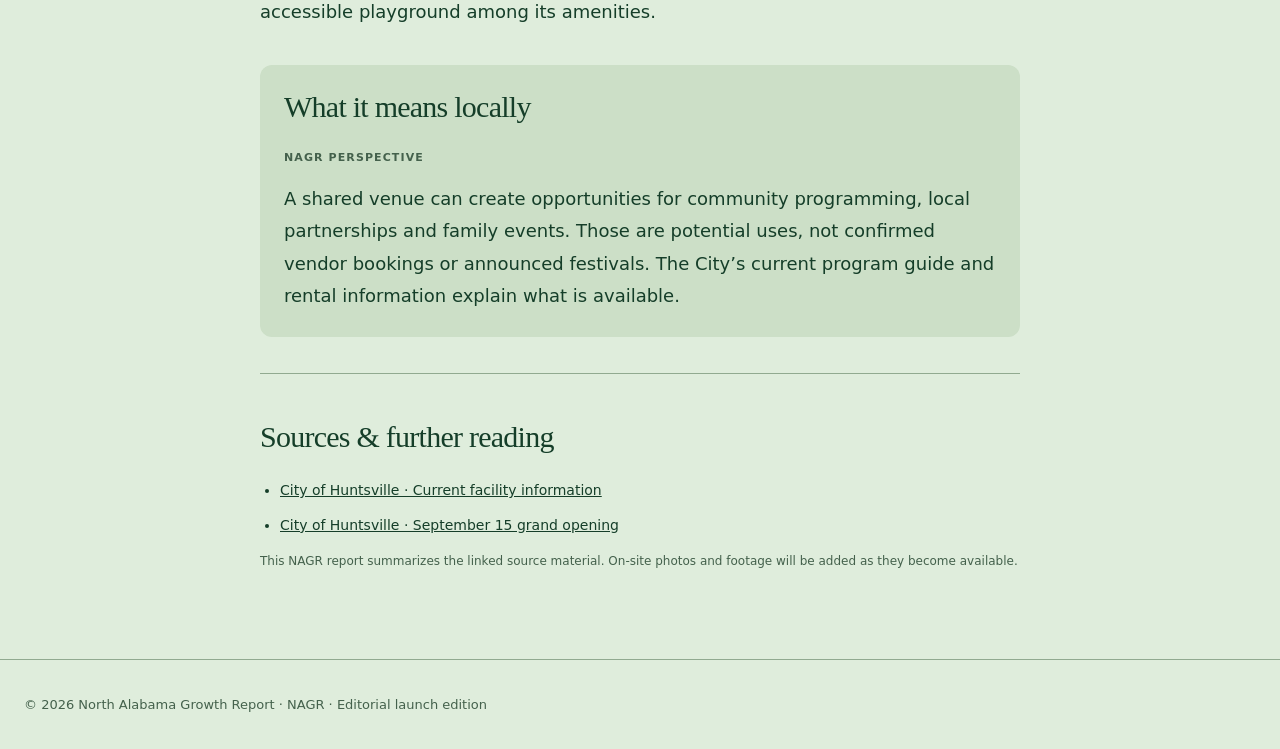
<file: reports/sandra-moon-community-complex.html>
<!doctype html><html lang="en"><head><meta charset="utf-8"><meta name="viewport" content="width=device-width,initial-scale=1"><meta name="theme-color" content="#dfeddc"><meta name="robots" content="noindex,nofollow"><meta name="description" content="Arts, adaptive recreation and gathering spaces give the former Grissom campus a new role in South Huntsville."><title>Sandra Moon is open. Here’s what South Huntsville gained. | NAGR</title><link rel="stylesheet" href="/styles.css"></head><body><div class="preview-notice" role="note">Editorial preview · Six NAGR reports awaiting approval · Visuals are placeholders</div><header><a href="/" class="logo" aria-label="North Alabama Growth Report home"><img class="brand-mark" src="/assets/nagr-logo.png" alt="NAGR — North Alabama Growth Report" width="200" height="200"></a><button class="menu" id="menu" aria-controls="nav" aria-expanded="false">Menu ☰</button><nav id="nav"><a href="/#reporting">Reporting</a><a href="/#latest">Briefing Room</a><a href="/#coverage">Coverage</a><a href="/#events">Events</a><a href="/#about">About</a><a href="/#subscribe">Subscribe</a></nav></header><main class="report-page"><a class="report-back" href="/#reporting">← All NAGR reports</a><article><header class="report-header"><p class="eyebrow">NAGR REPORT · Community</p><h1>Sandra Moon is open. Here’s what South Huntsville gained.</h1><p class="report-deck">Arts, adaptive recreation and gathering spaces give the former Grissom campus a new role in South Huntsville.</p><p class="report-byline">NAGR · Sources checked <time datetime="2026-11-08">November 8, 2026</time></p></header><figure class="report-visual"><img src="/assets/placeholders/sandra-moon-community-complex.svg" alt="" width="1200" height="675"><figcaption>Placeholder artwork · NAGR photos or footage will be added here.</figcaption></figure><div class="report-copy"><p>South Huntsville’s Sandra Moon Community Complex is open. The City’s current facility page confirms that residents can use the complex, following its September 15, 2026 grand opening.</p><p>The Bailey Cove Road complex brings together a performing arts center, adaptive recreation spaces, an event hall, a community meeting room and the South Huntsville Public Library. The City also lists courts, fields, gymnasiums and an accessible playground among its amenities.</p><section class="report-perspective"><h2>What it means locally</h2><p class="report-perspective-label">NAGR perspective</p><p>A shared venue can create opportunities for community programming, local partnerships and family events. Those are potential uses, not confirmed vendor bookings or announced festivals. The City’s current program guide and rental information explain what is available.</p></section><section class="report-sources"><h2>Sources & further reading</h2><ul><li><a href="https://www.huntsvilleal.gov/environment/parks-recreation/recreation/recreation-centers/sandra-moon-community-complex/" target="_blank" rel="noopener noreferrer">City of Huntsville · Current facility information</a></li><li><a href="https://www.huntsvilleal.gov/city-calendar-event/sandra-moon-community-complex-grand-opening/" target="_blank" rel="noopener noreferrer">City of Huntsville · September 15 grand opening</a></li></ul><p class="report-attribution">This NAGR report summarizes the linked source material. On-site photos and footage will be added as they become available.</p></section></div></article></main><footer><p>© <span id="year">2026</span> North Alabama Growth Report · NAGR · Editorial launch edition</p></footer><script src="/script.js" defer></script></body></html>
</file>
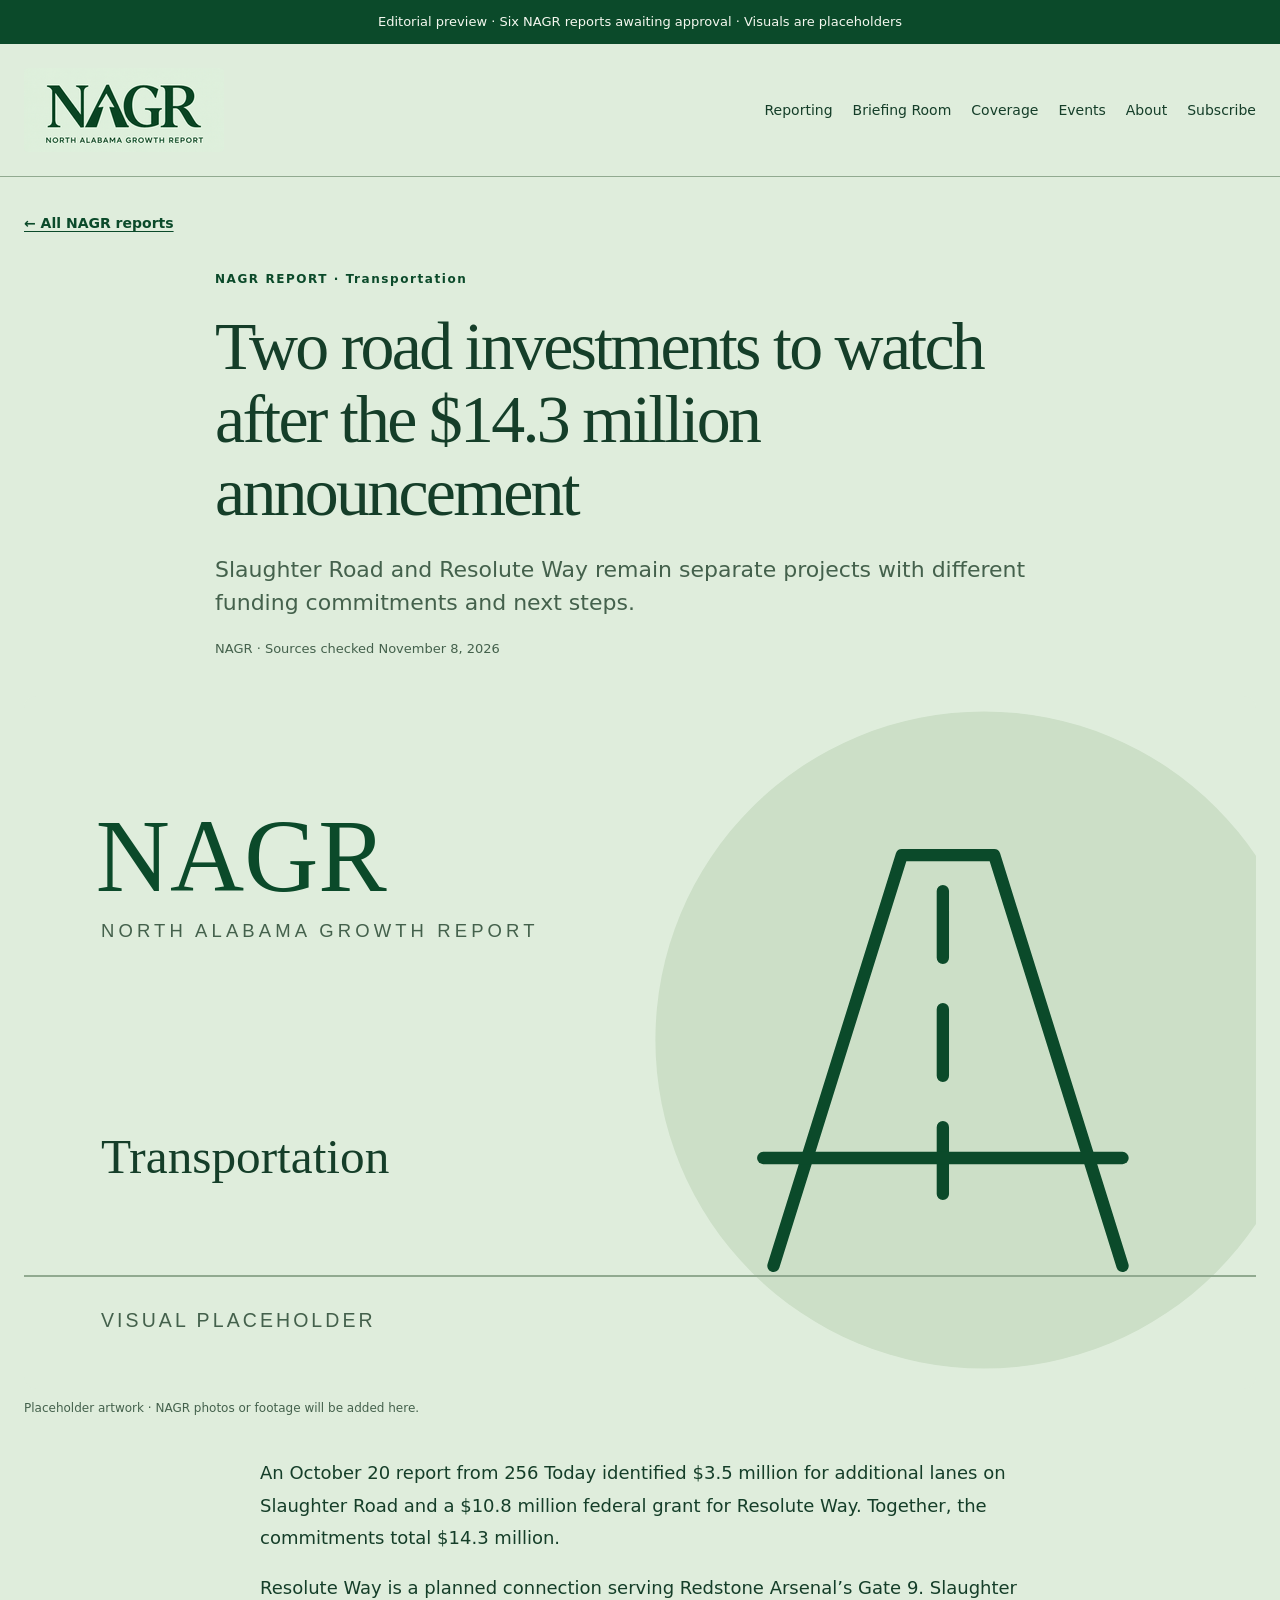
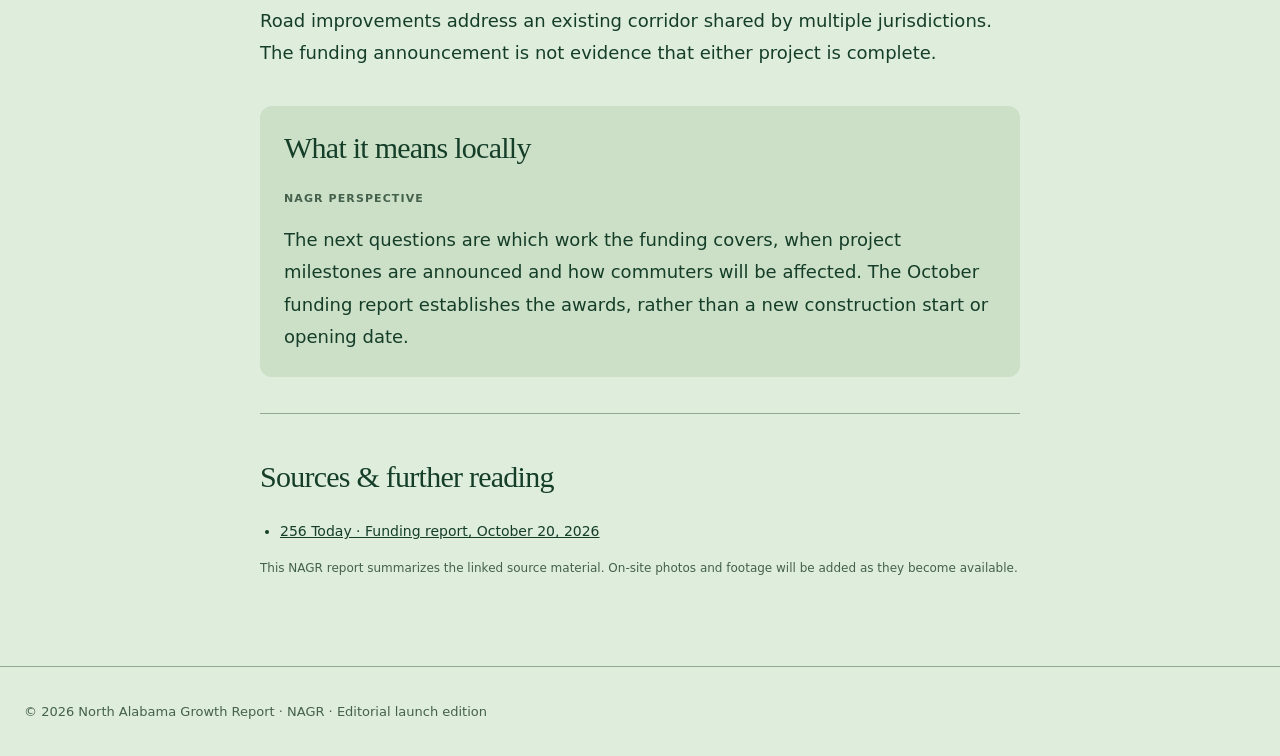
<file: reports/slaughter-road-resolute-way-funding.html>
<!doctype html><html lang="en"><head><meta charset="utf-8"><meta name="viewport" content="width=device-width,initial-scale=1"><meta name="theme-color" content="#dfeddc"><meta name="robots" content="noindex,nofollow"><meta name="description" content="Slaughter Road and Resolute Way remain separate projects with different funding commitments and next steps."><title>Two road investments to watch after the $14.3 million announcement | NAGR</title><link rel="stylesheet" href="/styles.css"></head><body><div class="preview-notice" role="note">Editorial preview · Six NAGR reports awaiting approval · Visuals are placeholders</div><header><a href="/" class="logo" aria-label="North Alabama Growth Report home"><img class="brand-mark" src="/assets/nagr-logo.png" alt="NAGR — North Alabama Growth Report" width="200" height="200"></a><button class="menu" id="menu" aria-controls="nav" aria-expanded="false">Menu ☰</button><nav id="nav"><a href="/#reporting">Reporting</a><a href="/#latest">Briefing Room</a><a href="/#coverage">Coverage</a><a href="/#events">Events</a><a href="/#about">About</a><a href="/#subscribe">Subscribe</a></nav></header><main class="report-page"><a class="report-back" href="/#reporting">← All NAGR reports</a><article><header class="report-header"><p class="eyebrow">NAGR REPORT · Transportation</p><h1>Two road investments to watch after the $14.3 million announcement</h1><p class="report-deck">Slaughter Road and Resolute Way remain separate projects with different funding commitments and next steps.</p><p class="report-byline">NAGR · Sources checked <time datetime="2026-11-08">November 8, 2026</time></p></header><figure class="report-visual"><img src="/assets/placeholders/slaughter-road-resolute-way-funding.svg" alt="" width="1200" height="675"><figcaption>Placeholder artwork · NAGR photos or footage will be added here.</figcaption></figure><div class="report-copy"><p>An October 20 report from 256 Today identified $3.5 million for additional lanes on Slaughter Road and a $10.8 million federal grant for Resolute Way. Together, the commitments total $14.3 million.</p><p>Resolute Way is a planned connection serving Redstone Arsenal’s Gate 9. Slaughter Road improvements address an existing corridor shared by multiple jurisdictions. The funding announcement is not evidence that either project is complete.</p><section class="report-perspective"><h2>What it means locally</h2><p class="report-perspective-label">NAGR perspective</p><p>The next questions are which work the funding covers, when project milestones are announced and how commuters will be affected. The October funding report establishes the awards, rather than a new construction start or opening date.</p></section><section class="report-sources"><h2>Sources & further reading</h2><ul><li><a href="https://256today.com/slaughter-road-redstone-arsenal-access-get-14-3-million-federal-boost/" target="_blank" rel="noopener noreferrer">256 Today · Funding report, October 20, 2026</a></li></ul><p class="report-attribution">This NAGR report summarizes the linked source material. On-site photos and footage will be added as they become available.</p></section></div></article></main><footer><p>© <span id="year">2026</span> North Alabama Growth Report · NAGR · Editorial launch edition</p></footer><script src="/script.js" defer></script></body></html>
</file>
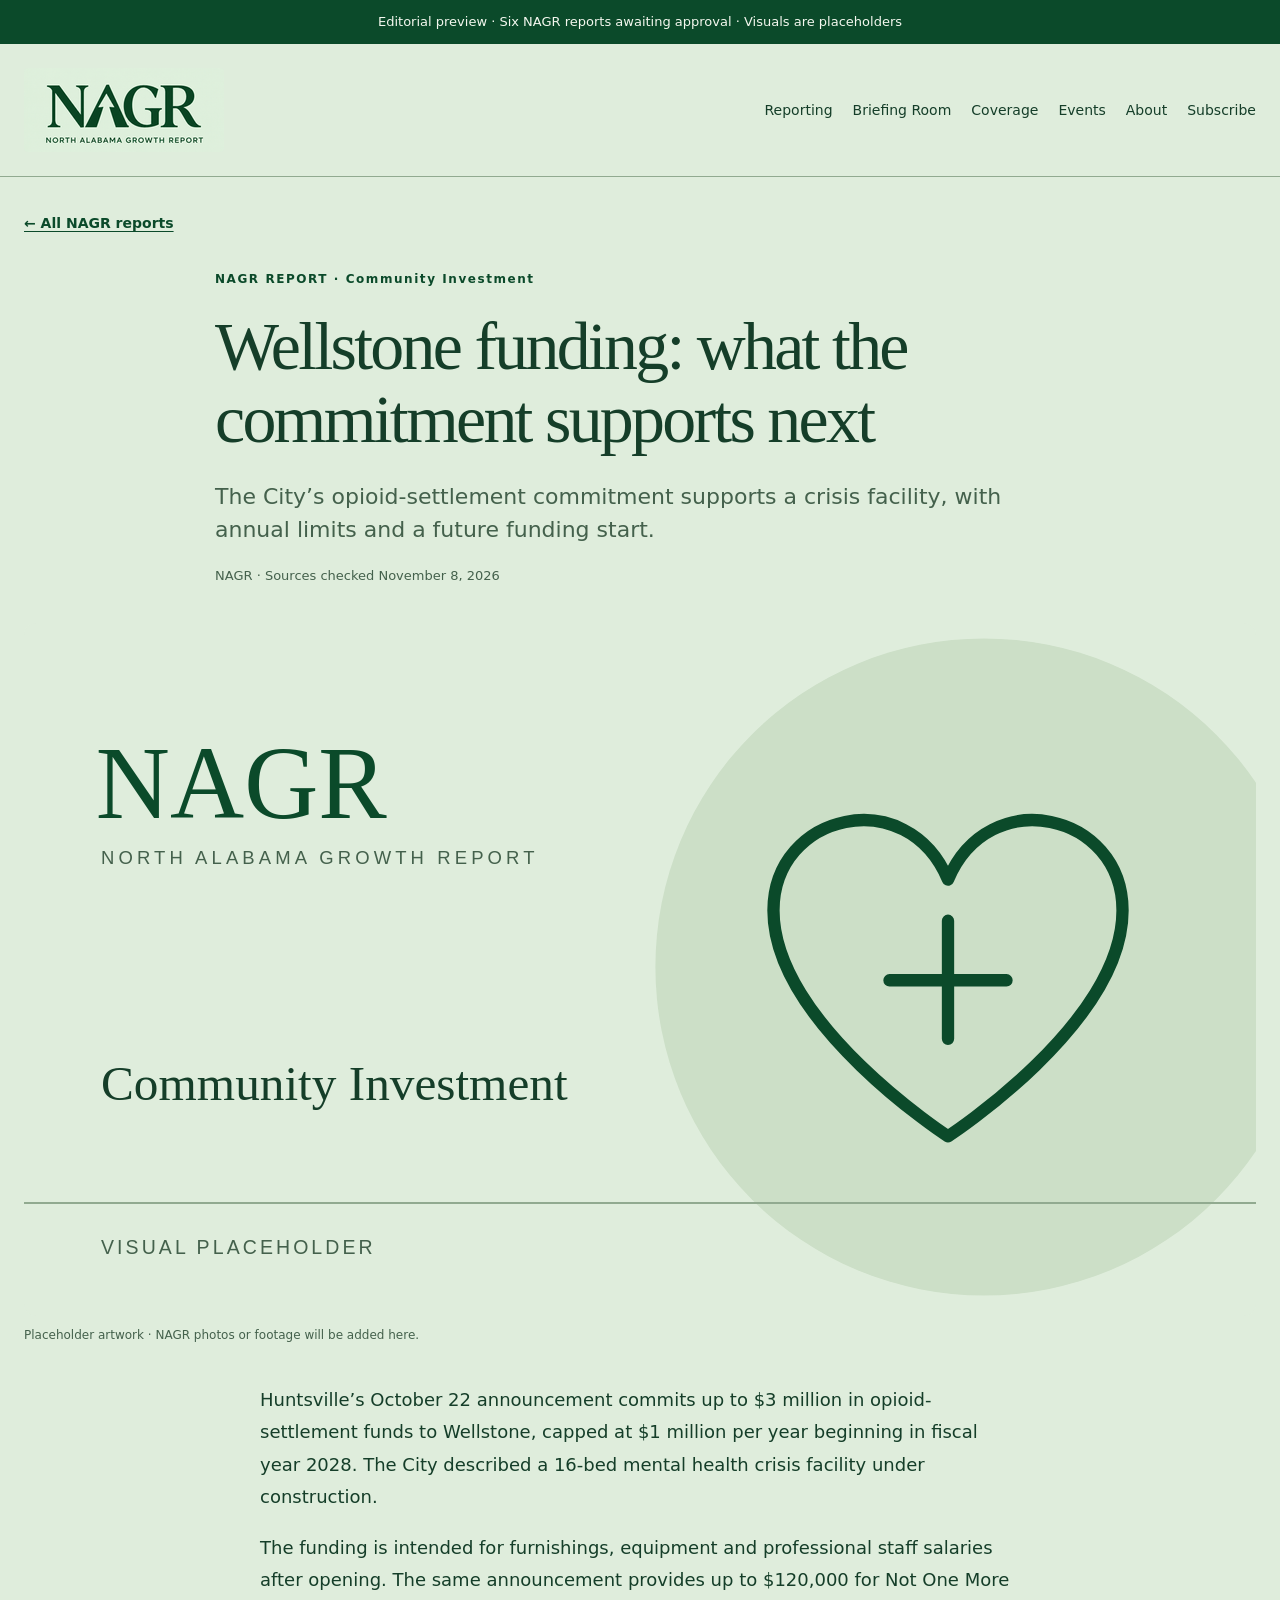
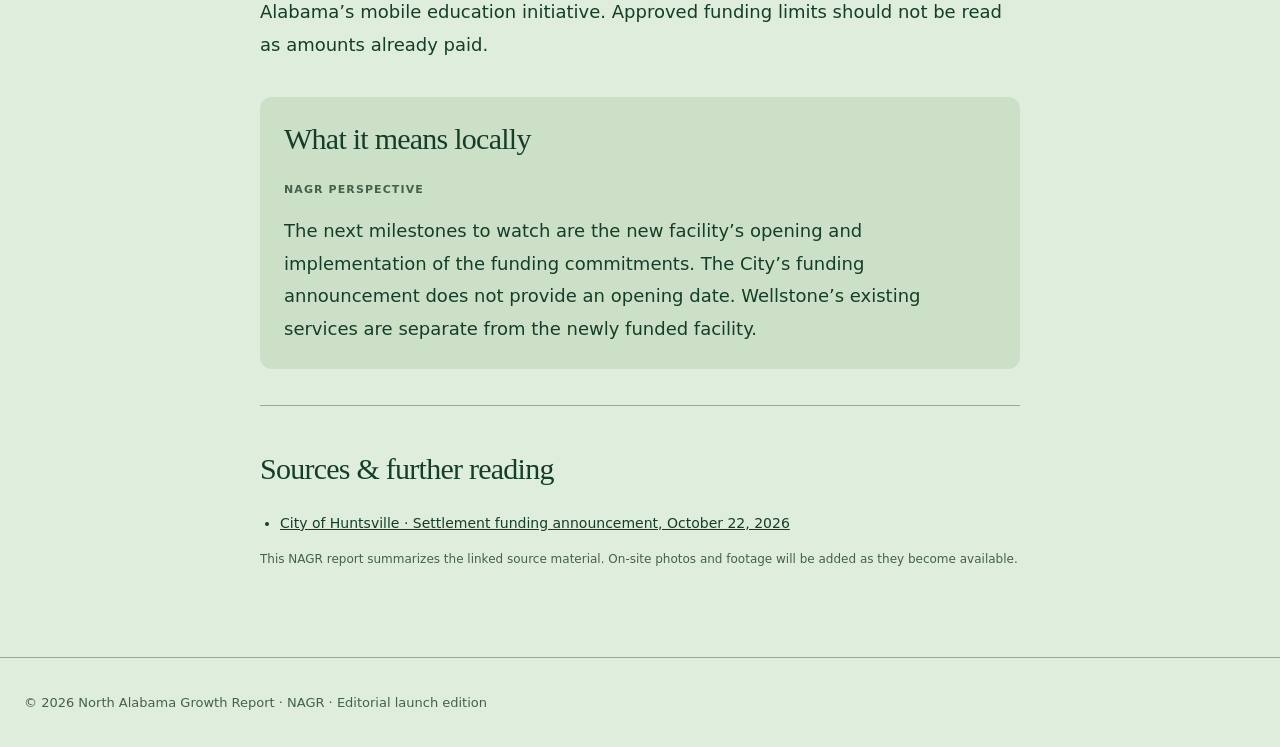
<file: reports/wellstone-crisis-facility-funding.html>
<!doctype html><html lang="en"><head><meta charset="utf-8"><meta name="viewport" content="width=device-width,initial-scale=1"><meta name="theme-color" content="#dfeddc"><meta name="robots" content="noindex,nofollow"><meta name="description" content="The City’s opioid-settlement commitment supports a crisis facility, with annual limits and a future funding start."><title>Wellstone funding: what the commitment supports next | NAGR</title><link rel="stylesheet" href="/styles.css"></head><body><div class="preview-notice" role="note">Editorial preview · Six NAGR reports awaiting approval · Visuals are placeholders</div><header><a href="/" class="logo" aria-label="North Alabama Growth Report home"><img class="brand-mark" src="/assets/nagr-logo.png" alt="NAGR — North Alabama Growth Report" width="200" height="200"></a><button class="menu" id="menu" aria-controls="nav" aria-expanded="false">Menu ☰</button><nav id="nav"><a href="/#reporting">Reporting</a><a href="/#latest">Briefing Room</a><a href="/#coverage">Coverage</a><a href="/#events">Events</a><a href="/#about">About</a><a href="/#subscribe">Subscribe</a></nav></header><main class="report-page"><a class="report-back" href="/#reporting">← All NAGR reports</a><article><header class="report-header"><p class="eyebrow">NAGR REPORT · Community Investment</p><h1>Wellstone funding: what the commitment supports next</h1><p class="report-deck">The City’s opioid-settlement commitment supports a crisis facility, with annual limits and a future funding start.</p><p class="report-byline">NAGR · Sources checked <time datetime="2026-11-08">November 8, 2026</time></p></header><figure class="report-visual"><img src="/assets/placeholders/wellstone-crisis-facility-funding.svg" alt="" width="1200" height="675"><figcaption>Placeholder artwork · NAGR photos or footage will be added here.</figcaption></figure><div class="report-copy"><p>Huntsville’s October 22 announcement commits up to $3 million in opioid-settlement funds to Wellstone, capped at $1 million per year beginning in fiscal year 2028. The City described a 16-bed mental health crisis facility under construction.</p><p>The funding is intended for furnishings, equipment and professional staff salaries after opening. The same announcement provides up to $120,000 for Not One More Alabama’s mobile education initiative. Approved funding limits should not be read as amounts already paid.</p><section class="report-perspective"><h2>What it means locally</h2><p class="report-perspective-label">NAGR perspective</p><p>The next milestones to watch are the new facility’s opening and implementation of the funding commitments. The City’s funding announcement does not provide an opening date. Wellstone’s existing services are separate from the newly funded facility.</p></section><section class="report-sources"><h2>Sources & further reading</h2><ul><li><a href="https://www.huntsvilleal.gov/city-of-huntsville-reinvests-opioid-settlement-funds-to-fight-substance-abuse/" target="_blank" rel="noopener noreferrer">City of Huntsville · Settlement funding announcement, October 22, 2026</a></li></ul><p class="report-attribution">This NAGR report summarizes the linked source material. On-site photos and footage will be added as they become available.</p></section></div></article></main><footer><p>© <span id="year">2026</span> North Alabama Growth Report · NAGR · Editorial launch edition</p></footer><script src="/script.js" defer></script></body></html>
</file>
<file: styles.css>
:root {
  font-family: system-ui, -apple-system, Segoe UI, sans-serif;
  --page: #dfeddc;
  --surface: #f1f6ee;
  --panel: #ccdfc7;
  --ink: #153e29;
  --muted: #44614c;
  --accent: #0b4a2a;
  --accent-hover: #07371f;
  --highlight: #246a42;
  --line: #91aa90;
  --on-accent: #f4f8ef;
  color: var(--ink);
  background: var(--page);
}
* { box-sizing: border-box; }
body { margin: 0; }
a { color: inherit; }
/* Add 192 CSS pixels overall: 1 inch less margin on each desktop side. */
header, main, footer { max-width: 1392px; margin: auto; padding: 24px; }
header { display: flex; align-items: center; justify-content: space-between; gap: 24px; position: relative; border-bottom: 1px solid var(--line); }
.logo { display: block; flex-shrink: 0; line-height: 0; border-radius: 4px; overflow: hidden; }
.brand-mark { display: block; width: 200px; height: 84px; object-fit: cover; }
nav { display: flex; gap: 20px; }
nav a { text-decoration: none; font-size: 14px; }
nav a:hover { color: var(--highlight); text-decoration: underline; }
h1 { font-size: clamp(3rem, 8vw, 6rem); line-height: 1.02; letter-spacing: -.06em; margin: 22px 0; }
h2 { font-size: clamp(2rem, 4vw, 3rem); letter-spacing: -.04em; }
em { color: var(--highlight); font-style: normal; }
.hero { padding: 85px 0 65px; border-bottom: 1px solid var(--line); }
.eyebrow, .tag { color: var(--accent); font-size: 12px; letter-spacing: .13em; font-weight: 800; }
.hero p { max-width: 650px; font-size: 20px; color: var(--muted); line-height: 1.6; }
.btn { display: inline-block; background: var(--accent); color: var(--on-accent); padding: 14px 22px; border-radius: 6px; text-decoration: none; font-weight: 800; margin-top: 16px; }
.btn:hover, button[type=submit]:hover { background: var(--accent-hover); }
.section { padding: 62px 0; }
.muted { color: var(--muted); line-height: 1.7; }
.filters { display: flex; gap: 10px; flex-wrap: wrap; margin: 25px 0; }
.filters button { cursor: pointer; border: 1px solid var(--line); color: var(--ink); background: transparent; border-radius: 30px; padding: 10px 15px; }
.filters button:hover { border-color: var(--accent); }
.filters button.active { background: var(--accent); color: var(--on-accent); border-color: var(--accent); }
.grid { display: grid; grid-template-columns: repeat(3, minmax(0, 1fr)); gap: 18px; }
.story { background: var(--surface); border: 1px solid var(--line); border-radius: 12px; padding: 25px; min-height: 265px; display: flex; flex-direction: column; }
.story[hidden] { display: none; }
.story h3 { font-size: 23px; line-height: 1.2; margin: 18px 0 10px; }
.story p { color: var(--muted); line-height: 1.55; }
.story a { margin-top: auto; color: var(--accent); font-weight: 700; }
.story a:hover { color: var(--accent-hover); }
.feature { background: var(--panel); padding: 35px; border-radius: 12px; }
.coverage { display: grid; grid-template-columns: repeat(2, 1fr); gap: 18px; }
.coverage > div { border-top: 1px solid var(--line); padding: 18px 0; }
.subscribe { background: var(--panel); border-radius: 12px; padding: 40px; }
input { padding: 15px; border: 1px solid var(--muted); border-radius: 6px; background: var(--surface); color: var(--ink); width: min(100%, 350px); font-size: 16px; }
input::placeholder { color: var(--muted); opacity: 1; }
button[type=submit] { padding: 15px; background: var(--accent); color: var(--on-accent); border: 0; border-radius: 6px; font-weight: 800; cursor: pointer; }
footer { border-top: 1px solid var(--line); color: var(--muted); font-size: 13px; }
.menu { display: none; }
a:focus-visible, button:focus-visible, input:focus-visible { outline: 3px solid var(--highlight); outline-offset: 4px; }
@media (max-width: 750px) {
  .grid, .coverage { grid-template-columns: 1fr; }
  .menu { display: block; background: transparent; color: var(--ink); border: 1px solid var(--muted); padding: 8px 12px; }
  nav { display: none; position: absolute; right: 20px; top: calc(100% - 8px); background: var(--surface); padding: 20px; border: 1px solid var(--line); flex-direction: column; z-index: 5; }
  nav.open { display: flex; }
  .hero { padding-top: 50px; }
  .subscribe { padding: 24px; }
  button[type=submit] { margin-top: 10px; }
}
@media (max-width: 380px) {
  header { padding: 16px; gap: 12px; }
  .brand-mark { width: 185px; height: 80px; }
  .menu { white-space: nowrap; }
}

/* Topic rotation fills the open right side of the masthead's hero. */
.hero { display: grid; grid-template-columns: minmax(0, 1fr) minmax(360px, 1.1fr); gap: 56px; align-items: center; }
.hero-intro h1 { font-size: clamp(3rem, 6.5vw, 5.4rem); }
.topic-carousel { min-width: 0; background: var(--surface); border: 1px solid var(--line); border-radius: 16px; padding: 30px; box-shadow: 0 16px 40px rgb(21 62 41 / 6%); }
.topic-heading { display: flex; align-items: baseline; justify-content: space-between; gap: 12px; border-bottom: 1px solid var(--line); padding-bottom: 20px; }
.topic-heading .eyebrow { font-size: 12px; margin: 0; }
.topic-heading h2 { font-family: inherit; font-size: 12px; line-height: 1.4; letter-spacing: .13em; margin: 0; font-weight: 800; text-transform: uppercase; }
.topic-counter { color: var(--muted); font-size: 13px; font-variant-numeric: tabular-nums; white-space: nowrap; }
.topic-slides { min-height: 0; }
.topic-slides:empty { display: none; }
.topic-card { display: flex; flex-direction: column; min-height: 0; padding: 25px 0 20px; }
.topic-card[hidden], .topic-controls[hidden] { display: none; }
.topic-category { color: var(--accent); font-size: 11px; letter-spacing: .1em; text-transform: uppercase; margin: 0 0 18px; font-weight: 800; }
.topic-title { font: 400 clamp(1.8rem, 3vw, 2.5rem)/1.12 Georgia, serif; letter-spacing: -.035em; margin: 0 0 16px; overflow-wrap: anywhere; }
.topic-description, .topic-fallback p { color: var(--muted); font-size: 15px; line-height: 1.6; margin: 0 0 12px; }
.topic-link { color: var(--accent); font-size: 13px; line-height: 1.5; font-weight: 750; margin-top: 0; text-underline-offset: 3px; }
.topic-navigation { display: flex; justify-content: space-between; align-items: center; border-top: 1px solid var(--line); padding-top: 11px; }
.topic-navigation button { width: 33px; min-height: 33px; border: 1px solid var(--line); border-radius: 50%; background: transparent; color: var(--accent); cursor: pointer; font-size: 18px; }
.topic-navigation .topic-toggle { width: auto; padding: 0 14px; font-size: 12px; font-weight: 750; border-radius: 24px; }
.topic-navigation button:hover { background: var(--panel); border-color: var(--accent); }
.topic-navigation button:disabled { opacity: .5; cursor: default; }
.topic-dots { display: flex; flex-wrap: wrap; justify-content: center; gap: 3px; margin-top: 7px; }
.topic-dot { display: grid; place-items: center; width: 24px; height: 24px; border: 0; padding: 0; background: transparent; cursor: pointer; }
.topic-dot::before { content: ''; width: 6px; height: 6px; border: 1px solid var(--accent); border-radius: 50%; }
.topic-dot[aria-pressed="true"]::before { background: var(--accent); width: 9px; height: 9px; }
.topic-fallback { padding: 20px 0; }
.topic-fallback h3 { font: 400 30px/1.2 Georgia, serif; }
.topic-fallback a { color: var(--accent); }
.sr-only { position: absolute; width: 1px; height: 1px; padding: 0; margin: -1px; overflow: hidden; clip: rect(0, 0, 0, 0); white-space: nowrap; border: 0; }
@media (max-width: 900px) {
  .hero { grid-template-columns: 1fr; gap: 36px; }
  .hero-intro h1 { font-size: clamp(3rem, 8vw, 5.4rem); }
  .topic-carousel { max-width: 600px; width: 100%; }
}
@media (max-width: 480px) {
  .topic-carousel { padding: 22px; }
}

/* NAGR reporting leads; the existing Briefing Room remains a separate source roundup. */
.preview-notice { padding: 12px 24px; background: var(--accent); color: var(--on-accent); font-size: 13px; line-height: 1.5; text-align: center; }
.reporting-section { border-bottom: 1px solid var(--line); }
.reporting-intro { max-width: 760px; margin-bottom: 32px; }
.report-grid { display: grid; grid-template-columns: repeat(3, minmax(0, 1fr)); gap: 22px; }
.report-card { display: flex; flex-direction: column; min-width: 0; background: var(--surface); border: 1px solid var(--line); border-radius: 12px; overflow: hidden; }
.report-image-link { display: block; line-height: 0; }
.report-thumbnail { display: block; width: 100%; height: auto; aspect-ratio: 16 / 9; object-fit: cover; }
.report-card-body { display: flex; flex: 1; flex-direction: column; padding: 25px; }
.report-kicker { display: flex; flex-wrap: wrap; gap: 8px; align-items: center; }
.report-kicker .tag { font-size: 10px; }
.report-angle { padding: 4px 8px; border-radius: 20px; background: var(--panel); color: var(--ink); font-size: 10px; }
.report-card h3 { font: 400 27px/1.15 Georgia, serif; letter-spacing: -.025em; margin: 20px 0 14px; }
.report-card h3 a { text-decoration: none; }
.report-card h3 a:hover { text-decoration: underline; text-underline-offset: 4px; }
.report-card p { color: var(--muted); line-height: 1.6; margin: 0 0 24px; }
.report-read { margin-top: auto; color: var(--accent); font-size: 14px; font-weight: 750; text-underline-offset: 3px; }
.story { overflow: hidden; }
.story-thumbnail { display: block; flex-shrink: 0; width: calc(100% + 50px); max-width: none; height: auto; aspect-ratio: 16 / 9; object-fit: cover; margin: -25px -25px 24px; }
.report-page { max-width: 1292px; padding-top: 36px; }
.report-back { color: var(--accent); font-size: 14px; font-weight: 700; text-underline-offset: 3px; }
.report-header { display: block; padding: 0; border: 0; margin: 40px auto; max-width: 850px; }
.report-header h1 { font: 400 clamp(2.5rem, 5.3vw, 4.5rem)/1.08 Georgia, serif; letter-spacing: -.04em; margin: 24px 0; }
.report-deck { color: var(--muted); font-size: 22px; line-height: 1.5; }
.report-byline { font-size: 13px; color: var(--muted); }
.report-visual { margin: 32px auto; }
.report-visual img { display: block; width: 100%; height: auto; border-radius: 12px; }
.report-visual figcaption { margin-top: 10px; color: var(--muted); font-size: 12px; line-height: 1.5; }
.report-copy { max-width: 760px; margin: 40px auto 64px; }
.report-copy > p, .report-perspective > p { font-size: 18px; line-height: 1.8; }
.report-copy h2 { font: 400 30px/1.2 Georgia, serif; letter-spacing: -.025em; }
.report-perspective { background: var(--panel); padding: 24px; border-radius: 12px; margin: 36px 0; }
.report-perspective h2 { margin-top: 0; }
.report-perspective .report-perspective-label { font: 800 11px/1.4 system-ui, sans-serif; letter-spacing: .1em; text-transform: uppercase; color: var(--muted); }
.report-perspective p:last-child { margin-bottom: 0; }
.report-sources { border-top: 1px solid var(--line); padding-top: 20px; }
.report-sources ul { padding-left: 20px; }
.report-sources li { margin: 12px 0; font-size: 14px; line-height: 1.6; }
.report-attribution { color: var(--muted); font-size: 12px; line-height: 1.6; }
@media (max-width: 1000px) { .report-grid { grid-template-columns: repeat(2, minmax(0, 1fr)); } }
@media (max-width: 640px) { .report-grid { grid-template-columns: 1fr; } .report-deck { font-size: 19px; } }

/* Every highlight carries a replaceable, locally hosted story graphic. */
.hero { align-items: start; }
.topic-graphic { display: block; width: 100%; height: auto; aspect-ratio: 16 / 9; max-height: 180px; object-fit: contain; background: var(--page); border-radius: 8px; margin: 0 0 18px; }
.topic-title { font-size: clamp(1.7rem, 2.4vw, 2rem); }
</file>
